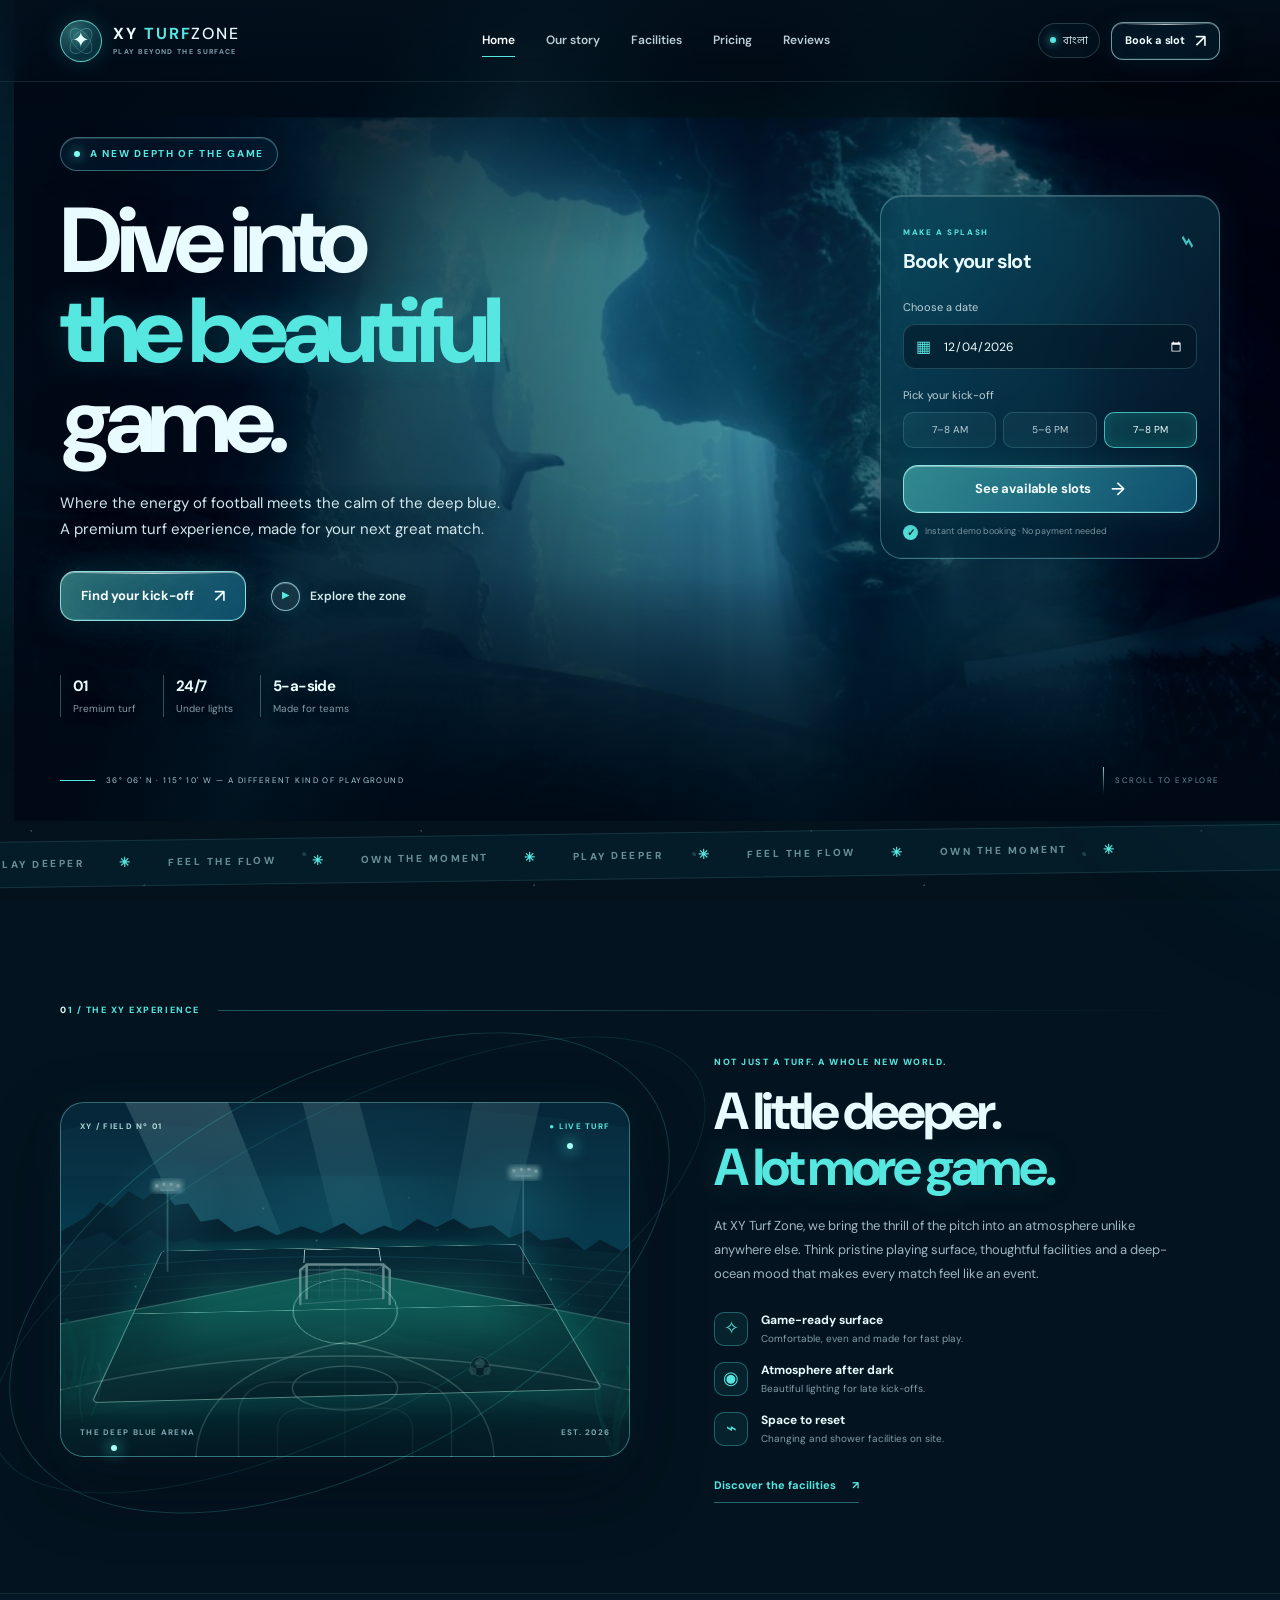
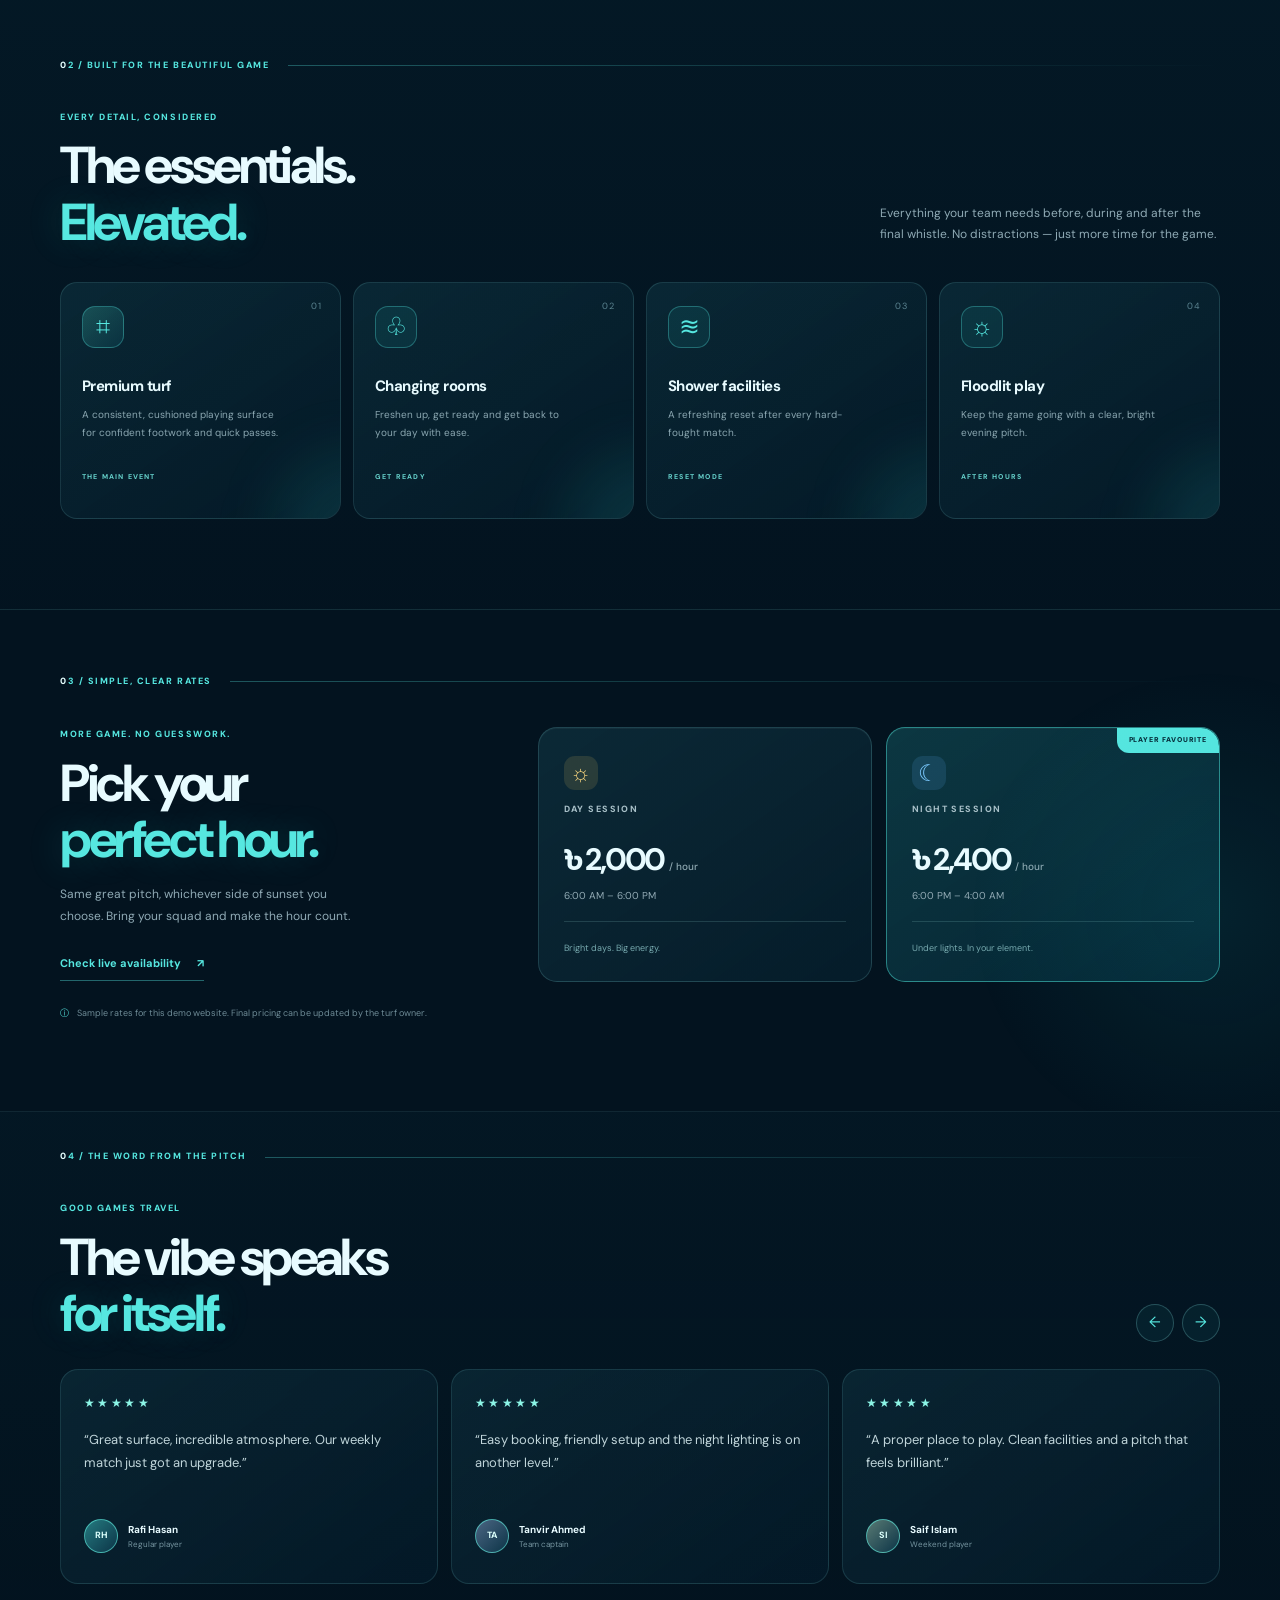
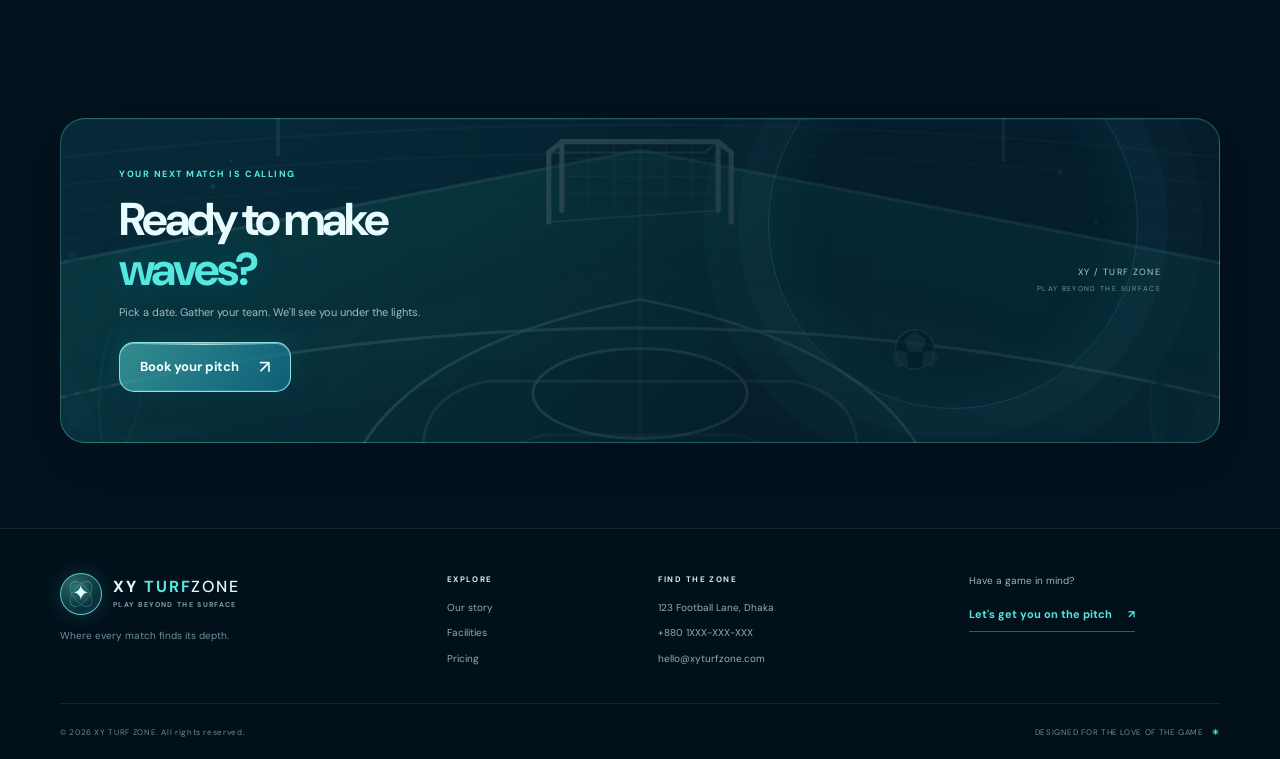
<file: index.html>
<!doctype html>
<html lang="en">
<head>
  <meta charset="utf-8">
  <meta name="viewport" content="width=device-width, initial-scale=1">
  <meta name="theme-color" content="#041b2a">
  <meta name="description" content="XY Turf Zone — an immersive underwater-inspired football turf experience. Explore facilities, rates and book your next match.">
  <title>XY TURF ZONE — Play Beyond the Surface</title>
  <link rel="preconnect" href="https://fonts.googleapis.com">
  <link rel="preconnect" href="https://fonts.gstatic.com" crossorigin>
  <link href="https://fonts.googleapis.com/css2?family=DM+Sans:wght@400;500;600;700;800&family=Hind+Siliguri:wght@400;500;600;700&display=swap" rel="stylesheet">
  <link rel="stylesheet" href="style.css">
  <script src="script.js" defer></script>
</head>
<body class="home-page">
  <div class="ambient ambient-one"></div><div class="ambient ambient-two"></div>
  <div class="water-particles" aria-hidden="true"></div>
  <header class="site-header">
    <a class="brand" href="index.html" aria-label="XY Turf Zone home">
      <span class="brand-mark"><span class="brand-ball">✦</span></span>
      <span class="brand-name">XY <b>TURF</b><i>ZONE</i><small>PLAY BEYOND THE SURFACE</small></span>
    </a>
    <button class="menu-toggle" aria-label="Open navigation" aria-expanded="false"><span></span><span></span></button>
    <nav class="main-nav" aria-label="Main navigation">
      <a class="active" href="#home" data-i18n="navHome">Home</a>
      <a href="#about" data-i18n="navAbout">Our story</a>
      <a href="#facilities" data-i18n="navFacilities">Facilities</a>
      <a href="#pricing" data-i18n="navPricing">Pricing</a>
      <a href="#reviews" data-i18n="navReviews">Reviews</a>
    </nav>
    <div class="header-actions">
      <button class="language-switch" type="button" data-language-toggle aria-label="Switch language"><span class="language-dot"></span><span data-language-label>বাংলা</span></button>
      <a class="button button-small button-glass" href="booking.html"><span data-i18n="navBook">Book a slot</span><span class="arrow">↗</span></a>
    </div>
  </header>

  <main>
    <section class="hero section-wrap" id="home">
      <div class="hero-art" aria-hidden="true"></div>
      <div class="hero-copy">
        <div class="eyebrow"><span class="eyebrow-pulse"></span><span data-i18n="heroEyebrow">A NEW DEPTH OF THE GAME</span></div>
        <h1 data-i18n="heroTitle">Dive into<br><em>the beautiful</em><br>game.</h1>
        <p class="hero-lede" data-i18n="heroText">Where the energy of football meets the calm of the deep blue. A premium turf experience, made for your next great match.</p>
        <div class="hero-actions">
          <a class="button button-primary" href="booking.html"><span data-i18n="heroCta">Find your kick-off</span><span class="button-icon">↗</span></a>
          <a class="text-link" href="#about"><span class="play-icon">▶</span><span data-i18n="heroExplore">Explore the zone</span></a>
        </div>
        <div class="hero-proof">
          <div class="proof-item"><strong>01</strong><span data-i18n="proofOne">Premium turf</span></div>
          <div class="proof-item"><strong>24/7</strong><span data-i18n="proofTwo">Under lights</span></div>
          <div class="proof-item"><strong>5-a-side</strong><span data-i18n="proofThree">Made for teams</span></div>
        </div>
      </div>
      <aside class="quick-book glass-panel">
        <div class="panel-heading"><div><span class="mini-kicker" data-i18n="quickKicker">MAKE A SPLASH</span><h2 data-i18n="quickTitle">Book your slot</h2></div><span class="panel-icon">⌁</span></div>
        <label class="field-label" for="quick-date" data-i18n="dateLabel">Choose a date</label>
        <div class="select-wrap"><span class="field-icon">▦</span><input id="quick-date" type="date" aria-label="Choose a date"></div>
        <div class="field-label time-label" data-i18n="timeLabel">Pick your kick-off</div>
        <div class="quick-times" role="group" aria-label="Popular time slots">
          <button type="button" class="time-chip" data-quick-time="07:00">7–8 AM</button>
          <button type="button" class="time-chip" data-quick-time="17:00">5–6 PM</button>
          <button type="button" class="time-chip selected" data-quick-time="19:00">7–8 PM</button>
        </div>
        <a class="button button-primary button-full" id="quick-book-link" href="booking.html"><span data-i18n="quickButton">See available slots</span><span class="button-icon">→</span></a>
        <p class="panel-note"><span class="check-mark">✓</span><span data-i18n="quickNote">Instant demo booking · No payment needed</span></p>
      </aside>
      <div class="hero-caption"><span class="caption-line"></span><span data-i18n="heroCaption">36° 06' N · 115° 10' W — A DIFFERENT KIND OF PLAYGROUND</span></div>
      <div class="scroll-cue" aria-hidden="true"><span></span>SCROLL TO EXPLORE</div>
    </section>

    <section class="marquee-strip" aria-label="Brand promise"><div class="marquee-track"><span>PLAY DEEPER</span><b>✳</b><span>FEEL THE FLOW</span><b>✳</b><span>OWN THE MOMENT</span><b>✳</b><span>PLAY DEEPER</span><b>✳</b><span>FEEL THE FLOW</span><b>✳</b><span>OWN THE MOMENT</span><b>✳</b></div></section>

    <section class="section section-wrap intro-section" id="about">
      <div class="section-kicker"><span>01 / <span data-i18n="aboutKicker">THE XY EXPERIENCE</span></span><i></i></div>
      <div class="intro-grid">
        <div class="intro-visual">
          <div class="visual-frame">
            <div class="visual-topline"><span>XY / FIELD Nº 01</span><span class="live-dot">● LIVE TURF</span></div>
            <div class="mini-pitch"><div class="pitch-midline"></div><div class="pitch-circle"></div><div class="mini-goal"></div><div class="pitch-glow"></div></div>
            <div class="visual-bottomline"><span>THE DEEP BLUE ARENA</span><span>EST. 2026</span></div>
          </div>
          <div class="orbit orbit-a"></div><div class="orbit orbit-b"></div><span class="visual-spark spark-a"></span><span class="visual-spark spark-b"></span>
        </div>
        <div class="intro-copy">
          <p class="overline" data-i18n="aboutOverline">NOT JUST A TURF. A WHOLE NEW WORLD.</p>
          <h2 data-i18n="aboutTitle">A little deeper.<br><em>A lot more game.</em></h2>
          <p data-i18n="aboutText">At XY Turf Zone, we bring the thrill of the pitch into an atmosphere unlike anywhere else. Think pristine playing surface, thoughtful facilities and a deep-ocean mood that makes every match feel like an event.</p>
          <div class="intro-points">
            <div><span class="point-icon">✧</span><p><b data-i18n="aboutPoint1Title">Game-ready surface</b><small data-i18n="aboutPoint1Text">Comfortable, even and made for fast play.</small></p></div>
            <div><span class="point-icon">◉</span><p><b data-i18n="aboutPoint2Title">Atmosphere after dark</b><small data-i18n="aboutPoint2Text">Beautiful lighting for late kick-offs.</small></p></div>
            <div><span class="point-icon">⌁</span><p><b data-i18n="aboutPoint3Title">Space to reset</b><small data-i18n="aboutPoint3Text">Changing and shower facilities on site.</small></p></div>
          </div>
          <a class="underlined-link" href="#facilities"><span data-i18n="aboutLink">Discover the facilities</span><span>↗</span></a>
        </div>
      </div>
    </section>

    <section class="section facilities-section" id="facilities">
      <div class="section-wrap">
        <div class="section-kicker"><span>02 / <span data-i18n="facilitiesKicker">BUILT FOR THE BEAUTIFUL GAME</span></span><i></i></div>
        <div class="section-heading-row"><div><p class="overline" data-i18n="facilitiesOverline">EVERY DETAIL, CONSIDERED</p><h2 data-i18n="facilitiesTitle">The essentials.<br><em>Elevated.</em></h2></div><p class="section-description" data-i18n="facilitiesText">Everything your team needs before, during and after the final whistle. No distractions — just more time for the game.</p></div>
        <div class="facility-grid">
          <article class="facility-card facility-feature"><span class="facility-number">01</span><div class="facility-symbol symbol-turf">⌗</div><h3 data-i18n="facility1Title">Premium turf</h3><p data-i18n="facility1Text">A consistent, cushioned playing surface for confident footwork and quick passes.</p><span class="facility-tag" data-i18n="facility1Tag">THE MAIN EVENT</span></article>
          <article class="facility-card"><span class="facility-number">02</span><div class="facility-symbol">♧</div><h3 data-i18n="facility2Title">Changing rooms</h3><p data-i18n="facility2Text">Freshen up, get ready and get back to your day with ease.</p><span class="facility-tag" data-i18n="facility2Tag">GET READY</span></article>
          <article class="facility-card"><span class="facility-number">03</span><div class="facility-symbol">≋</div><h3 data-i18n="facility3Title">Shower facilities</h3><p data-i18n="facility3Text">A refreshing reset after every hard-fought match.</p><span class="facility-tag" data-i18n="facility3Tag">RESET MODE</span></article>
          <article class="facility-card"><span class="facility-number">04</span><div class="facility-symbol">☼</div><h3 data-i18n="facility4Title">Floodlit play</h3><p data-i18n="facility4Text">Keep the game going with a clear, bright evening pitch.</p><span class="facility-tag" data-i18n="facility4Tag">AFTER HOURS</span></article>
        </div>
      </div>
    </section>

    <section class="section pricing-section" id="pricing">
      <div class="section-wrap pricing-wrap">
        <div class="section-kicker"><span>03 / <span data-i18n="pricingKicker">SIMPLE, CLEAR RATES</span></span><i></i></div>
        <div class="pricing-layout"><div class="pricing-intro"><p class="overline" data-i18n="pricingOverline">MORE GAME. NO GUESSWORK.</p><h2 data-i18n="pricingTitle">Pick your<br><em>perfect hour.</em></h2><p data-i18n="pricingText">Same great pitch, whichever side of sunset you choose. Bring your squad and make the hour count.</p><a class="underlined-link" href="booking.html"><span data-i18n="pricingLink">Check live availability</span><span>↗</span></a></div>
          <div class="price-cards">
            <article class="price-card"><div class="price-card-top"><span class="sun-icon">☼</span><span class="price-label" data-i18n="dayLabel">DAY SESSION</span></div><h3>৳ 2,000 <small>/ <span data-i18n="hour">hour</span></small></h3><p data-i18n="dayHours">6:00 AM – 6:00 PM</p><div class="price-rule"></div><span class="price-meta" data-i18n="dayMeta">Bright days. Big energy.</span></article>
            <article class="price-card price-card-featured"><div class="popular-badge" data-i18n="popular">PLAYER FAVOURITE</div><div class="price-card-top"><span class="moon-icon">☾</span><span class="price-label" data-i18n="nightLabel">NIGHT SESSION</span></div><h3>৳ 2,400 <small>/ <span data-i18n="hour">hour</span></small></h3><p data-i18n="nightHours">6:00 PM – 4:00 AM</p><div class="price-rule"></div><span class="price-meta" data-i18n="nightMeta">Under lights. In your element.</span></article>
          </div>
        </div>
        <p class="pricing-footnote"><span>ⓘ</span><span data-i18n="pricingNote">Sample rates for this demo website. Final pricing can be updated by the turf owner.</span></p>
      </div>
    </section>

    <section class="section review-section" id="reviews">
      <div class="section-wrap">
        <div class="section-kicker"><span>04 / <span data-i18n="reviewsKicker">THE WORD FROM THE PITCH</span></span><i></i></div>
        <div class="review-heading"><div><p class="overline" data-i18n="reviewsOverline">GOOD GAMES TRAVEL</p><h2 data-i18n="reviewsTitle">The vibe speaks<br><em>for itself.</em></h2></div><div class="review-controls"><button class="review-arrow" type="button" data-review-prev aria-label="Previous review">←</button><button class="review-arrow" type="button" data-review-next aria-label="Next review">→</button></div></div>
        <div class="review-viewport"><div class="review-track" data-review-track>
          <article class="review-card"><div class="review-stars">★★★★★</div><blockquote data-i18n="review1">“Great surface, incredible atmosphere. Our weekly match just got an upgrade.”</blockquote><div class="review-person"><span class="review-avatar">RH</span><span><b>Rafi Hasan</b><small data-i18n="reviewRole">Regular player</small></span></div></article>
          <article class="review-card"><div class="review-stars">★★★★★</div><blockquote data-i18n="review2">“Easy booking, friendly setup and the night lighting is on another level.”</blockquote><div class="review-person"><span class="review-avatar avatar-two">TA</span><span><b>Tanvir Ahmed</b><small data-i18n="reviewRole">Team captain</small></span></div></article>
          <article class="review-card"><div class="review-stars">★★★★★</div><blockquote data-i18n="review3">“A proper place to play. Clean facilities and a pitch that feels brilliant.”</blockquote><div class="review-person"><span class="review-avatar avatar-three">SI</span><span><b>Saif Islam</b><small data-i18n="reviewRole">Weekend player</small></span></div></article>
        </div></div>
        <div class="review-dots" aria-label="Review slider pagination"><button class="active" data-review-dot="0" aria-label="Show review 1"></button><button data-review-dot="1" aria-label="Show review 2"></button><button data-review-dot="2" aria-label="Show review 3"></button></div>
      </div>
    </section>

    <section class="final-cta section-wrap">
      <div class="cta-orb" aria-hidden="true"></div><div class="cta-content"><p class="overline" data-i18n="ctaOverline">YOUR NEXT MATCH IS CALLING</p><h2 data-i18n="ctaTitle">Ready to make<br><em>waves?</em></h2><p data-i18n="ctaText">Pick a date. Gather your team. We'll see you under the lights.</p><a class="button button-primary" href="booking.html"><span data-i18n="ctaButton">Book your pitch</span><span class="button-icon">↗</span></a></div><div class="cta-coordinate">XY / TURF ZONE<br><span>PLAY BEYOND THE SURFACE</span></div>
    </section>
  </main>

  <footer class="site-footer"><div class="section-wrap footer-main"><div class="footer-brand"><a class="brand" href="#home"><span class="brand-mark"><span class="brand-ball">✦</span></span><span class="brand-name">XY <b>TURF</b><i>ZONE</i><small>PLAY BEYOND THE SURFACE</small></span></a><p data-i18n="footerTagline">Where every match finds its depth.</p></div><div class="footer-col"><b data-i18n="footerExplore">EXPLORE</b><a href="#about" data-i18n="navAbout">Our story</a><a href="#facilities" data-i18n="navFacilities">Facilities</a><a href="#pricing" data-i18n="navPricing">Pricing</a></div><div class="footer-col"><b data-i18n="footerVisit">FIND THE ZONE</b><span>123 Football Lane, Dhaka</span><span>+880 1XXX-XXX-XXX</span><span>hello@xyturfzone.com</span></div><div class="footer-book"><p data-i18n="footerReady">Have a game in mind?</p><a class="underlined-link" href="booking.html"><span data-i18n="footerBook">Let's get you on the pitch</span><span>↗</span></a></div></div><div class="section-wrap footer-bottom"><span>© 2026 XY TURF ZONE. <span data-i18n="copyright">All rights reserved.</span></span><span>DESIGNED FOR THE LOVE OF THE GAME <b>✳</b></span></div></footer>
</body>
</html>
</file>
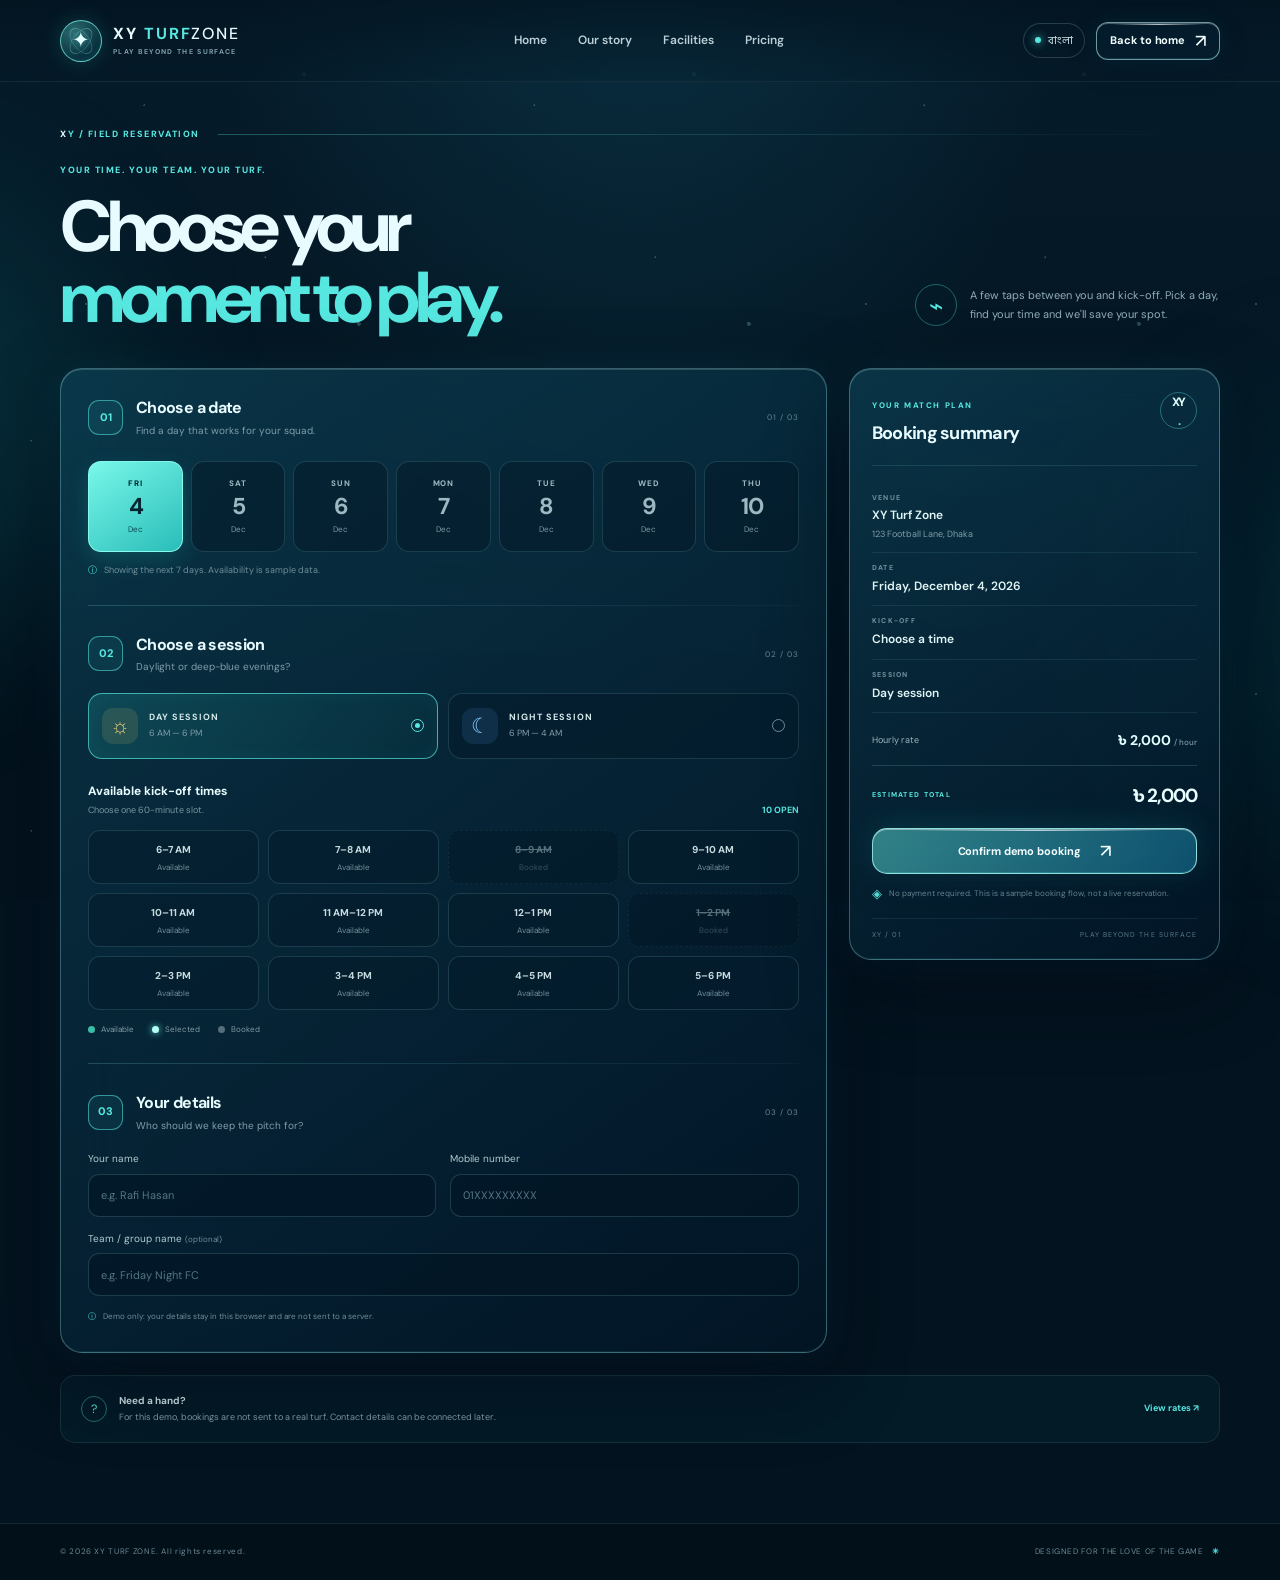
<file: booking.html>
<!doctype html>
<html lang="en">
<head>
  <meta charset="utf-8">
  <meta name="viewport" content="width=device-width, initial-scale=1">
  <meta name="theme-color" content="#041b2a">
  <meta name="description" content="Choose a date and time for your next match at XY Turf Zone.">
  <title>Book a Slot — XY TURF ZONE</title>
  <link rel="preconnect" href="https://fonts.googleapis.com"><link rel="preconnect" href="https://fonts.gstatic.com" crossorigin>
  <link href="https://fonts.googleapis.com/css2?family=DM+Sans:wght@400;500;600;700;800&family=Hind+Siliguri:wght@400;500;600;700&display=swap" rel="stylesheet">
  <link rel="stylesheet" href="style.css"><script src="script.js" defer></script>
</head>
<body class="booking-page">
  <div class="ambient ambient-one"></div><div class="ambient ambient-two"></div><div class="water-particles" aria-hidden="true"></div>
  <header class="site-header">
    <a class="brand" href="index.html" aria-label="XY Turf Zone home"><span class="brand-mark"><span class="brand-ball">✦</span></span><span class="brand-name">XY <b>TURF</b><i>ZONE</i><small>PLAY BEYOND THE SURFACE</small></span></a>
    <button class="menu-toggle" aria-label="Open navigation" aria-expanded="false"><span></span><span></span></button>
    <nav class="main-nav" aria-label="Main navigation"><a href="index.html" data-i18n="navHome">Home</a><a href="index.html#about" data-i18n="navAbout">Our story</a><a href="index.html#facilities" data-i18n="navFacilities">Facilities</a><a href="index.html#pricing" data-i18n="navPricing">Pricing</a></nav>
    <div class="header-actions"><button class="language-switch" type="button" data-language-toggle aria-label="Switch language"><span class="language-dot"></span><span data-language-label>বাংলা</span></button><a class="button button-small button-glass" href="index.html"><span data-i18n="backHome">Back to home</span><span class="arrow">↗</span></a></div>
  </header>

  <main class="booking-main section-wrap">
    <div class="booking-hero"><div class="section-kicker"><span>XY / <span data-i18n="bookingKicker">FIELD RESERVATION</span></span><i></i></div><div class="booking-title-row"><div><p class="overline" data-i18n="bookingOverline">YOUR TIME. YOUR TEAM. YOUR TURF.</p><h1 data-i18n="bookingTitle">Choose your<br><em>moment to play.</em></h1></div><div class="booking-hero-note"><span class="note-orbit">⌁</span><p data-i18n="bookingSub">A few taps between you and kick-off. Pick a day, find your time and we'll save your spot.</p></div></div></div>

    <div class="booking-layout">
      <section class="booking-picker glass-panel" aria-label="Choose your date and time">
        <div class="step-heading"><span class="step-number">01</span><div><h2 data-i18n="stepDate">Choose a date</h2><p data-i18n="stepDateSub">Find a day that works for your squad.</p></div><span class="step-complete">01 / 03</span></div>
        <div class="date-strip" data-date-strip aria-label="Available dates"></div>
        <div class="calendar-note"><span>ⓘ</span><span data-i18n="dateNote">Showing the next 7 days. Availability is sample data.</span></div>
        <div class="booking-divider"></div>
        <div class="step-heading step-heading-time"><span class="step-number">02</span><div><h2 data-i18n="stepTime">Choose a session</h2><p data-i18n="stepTimeSub">Daylight or deep-blue evenings?</p></div><span class="step-complete">02 / 03</span></div>
        <div class="session-switch" role="group" aria-label="Choose day or night session"><button class="session-option active" type="button" data-session="day"><span class="session-symbol">☼</span><span><b data-i18n="dayLabel">DAY SESSION</b><small>6 AM — 6 PM</small></span><span class="session-radio"></span></button><button class="session-option" type="button" data-session="night"><span class="session-symbol moon-session">☾</span><span><b data-i18n="nightLabel">NIGHT SESSION</b><small>6 PM — 4 AM</small></span><span class="session-radio"></span></button></div>
        <div class="slot-header"><div><h3 data-i18n="slotHeading">Available kick-off times</h3><p data-i18n="slotSub">Choose one 60-minute slot.</p></div><span class="slot-count" data-slot-count>—</span></div>
        <div class="slot-grid" data-slot-grid></div>
        <div class="slot-legend"><span><i class="legend-dot available"></i><span data-i18n="legendAvailable">Available</span></span><span><i class="legend-dot selected"></i><span data-i18n="legendSelected">Selected</span></span><span><i class="legend-dot booked"></i><span data-i18n="legendBooked">Booked</span></span></div>
        <div class="booking-divider"></div>
        <div class="step-heading step-heading-details"><span class="step-number">03</span><div><h2 data-i18n="stepDetails">Your details</h2><p data-i18n="stepDetailsSub">Who should we keep the pitch for?</p></div><span class="step-complete">03 / 03</span></div>
        <form class="guest-form" data-booking-form novalidate>
          <label><span data-i18n="nameLabel">Your name</span><input name="name" type="text" placeholder="e.g. Rafi Hasan" required autocomplete="name"></label>
          <label><span data-i18n="phoneLabel">Mobile number</span><input name="phone" type="tel" placeholder="01XXXXXXXXX" required inputmode="tel" autocomplete="tel"></label>
          <label class="full-field"><span data-i18n="teamLabel">Team / group name <small>(optional)</small></span><input name="team" type="text" placeholder="e.g. Friday Night FC"></label>
          <p class="form-hint full-field"><span>ⓘ</span><span data-i18n="formHint">Demo only: your details stay in this browser and are not sent to a server.</span></p>
          <button class="button button-primary button-full mobile-submit" type="submit"><span data-i18n="confirmButton">Confirm demo booking</span><span class="button-icon">↗</span></button>
        </form>
      </section>

      <aside class="booking-summary glass-panel">
        <div class="summary-heading"><div><span class="mini-kicker" data-i18n="summaryKicker">YOUR MATCH PLAN</span><h2 data-i18n="summaryTitle">Booking summary</h2></div><span class="summary-mark">XY<span>.</span></span></div>
        <div class="summary-field"><span data-i18n="summaryVenue">VENUE</span><b>XY Turf Zone</b><small data-i18n="summaryAddress">123 Football Lane, Dhaka</small></div>
        <div class="summary-field"><span data-i18n="summaryDate">DATE</span><b data-summary-date>Choose a date</b></div>
        <div class="summary-field"><span data-i18n="summaryTime">KICK-OFF</span><b data-summary-time>Choose a time</b></div>
        <div class="summary-field"><span data-i18n="summarySession">SESSION</span><b data-summary-session>Day session</b></div>
        <div class="summary-price"><span data-i18n="summaryRate">Hourly rate</span><b data-summary-price>৳ 2,000 <small>/ hour</small></b></div>
        <div class="summary-total"><span data-i18n="estimatedTotal">ESTIMATED TOTAL</span><b data-summary-total>৳ 2,000</b></div>
        <button class="button button-primary button-full summary-submit" type="button" data-summary-submit><span data-i18n="confirmButton">Confirm demo booking</span><span class="button-icon">↗</span></button>
        <p class="summary-foot"><span class="shield-icon">◈</span><span data-i18n="summaryNote">No payment required. This is a sample booking flow, not a live reservation.</span></p>
        <div class="summary-bottom"><span>XY / 01</span><span>PLAY BEYOND THE SURFACE</span></div>
      </aside>
    </div>
    <div class="booking-help"><span class="help-icon">?</span><p><b data-i18n="helpTitle">Need a hand?</b><span data-i18n="helpText">For this demo, bookings are not sent to a real turf. Contact details can be connected later.</span></p><a href="index.html#pricing" data-i18n="helpLink">View rates ↗</a></div>
  </main>

  <footer class="site-footer booking-footer"><div class="section-wrap footer-bottom"><span>© 2026 XY TURF ZONE. <span data-i18n="copyright">All rights reserved.</span></span><span>DESIGNED FOR THE LOVE OF THE GAME <b>✳</b></span></div></footer>
  <div class="toast" role="status" aria-live="polite" data-toast><span class="toast-icon">✓</span><span data-toast-message>Demo booking confirmed.</span><button type="button" data-toast-close aria-label="Dismiss">×</button></div>
  <div class="confirmation-modal" data-confirmation-modal aria-hidden="true"><div class="confirmation-card glass-panel" role="dialog" aria-modal="true" aria-labelledby="confirmation-title"><button class="modal-close" type="button" data-modal-close aria-label="Close">×</button><span class="confirmation-check">✓</span><p class="mini-kicker" data-i18n="modalKicker">YOU'RE ON THE LIST</p><h2 id="confirmation-title" data-i18n="modalTitle">Match plan<br><em>locked in.</em></h2><p data-i18n="modalText">This is a demo confirmation. No real reservation has been created.</p><div class="modal-booking-info" data-modal-info></div><button class="button button-primary button-full" type="button" data-modal-close><span data-i18n="modalDone">Back to the zone</span><span class="button-icon">↗</span></button></div></div>
</body>
</html>
</file>
<file: style.css>
:root {
  --ink: #e8fbff;
  --muted: #a1bac5;
  --dim: #6e8996;
  --ocean-950: #03131f;
  --ocean-900: #041b2a;
  --ocean-850: #062638;
  --ocean-800: #093449;
  --cyan: #56e7e0;
  --cyan-bright: #83fff0;
  --aqua: #20cbbd;
  --line: rgba(135, 232, 235, .19);
  --glass: rgba(8, 39, 55, .63);
  --glass-strong: rgba(7, 30, 45, .84);
  --shadow: 0 24px 80px rgba(0, 8, 19, .38);
  --font: "DM Sans", "Hind Siliguri", sans-serif;
  --bangla: "Hind Siliguri", "DM Sans", sans-serif;
}
* { box-sizing: border-box; }
html { scroll-behavior: smooth; scroll-padding-top: 96px; }
body { margin: 0; color: var(--ink); background: var(--ocean-950); font-family: var(--font); font-size: 15px; line-height: 1.55; overflow-x: hidden; }
body.lang-bn { font-family: var(--bangla); }
body::before { content: ""; position: fixed; inset: 0; z-index: -4; pointer-events: none; background: radial-gradient(ellipse at 50% -10%, rgba(20, 116, 144, .22), transparent 47%), linear-gradient(180deg, #061c2b, #03121d 75%); }
::selection { background: rgba(86, 231, 224, .35); color: white; }
a { color: inherit; text-decoration: none; }
button, input { font: inherit; }
button { color: inherit; }
.ambient { position: fixed; width: 440px; height: 440px; border-radius: 50%; pointer-events: none; z-index: -2; filter: blur(95px); opacity: .12; }
.ambient-one { top: 22%; left: -330px; background: #16d4da; }
.ambient-two { right: -320px; bottom: 5%; background: #0a9bb2; }
.water-particles { position: fixed; inset: 0; z-index: -1; opacity: .21; pointer-events: none; background-image: radial-gradient(1px 1px at 8% 13%, #b5ffff 99%, transparent), radial-gradient(1px 1px at 37% 27%, #b5ffff 99%, transparent), radial-gradient(2px 2px at 78% 19%, #b5ffff 99%, transparent), radial-gradient(1px 1px at 68% 66%, #b5ffff 99%, transparent), radial-gradient(1px 1px at 22% 78%, #b5ffff 99%, transparent), radial-gradient(2px 2px at 92% 83%, #b5ffff 99%, transparent); background-size: 390px 390px; }
.section-wrap { width: min(1160px, calc(100% - 48px)); margin-inline: auto; }
.site-header { height: 82px; padding: 0 max(24px, calc((100vw - 1160px) / 2)); display: flex; align-items: center; justify-content: space-between; position: absolute; z-index: 30; inset: 0 0 auto; border-bottom: 1px solid rgba(158, 237, 238, .1); background: linear-gradient(180deg, rgba(3, 18, 30, .7), rgba(3, 18, 30, .12)); backdrop-filter: blur(12px); -webkit-backdrop-filter: blur(12px); }
.brand { display: inline-flex; align-items: center; gap: 11px; flex: 0 0 auto; }
.brand-mark { width: 42px; height: 42px; display: grid; place-items: center; position: relative; border-radius: 50%; border: 1px solid rgba(125, 255, 238, .74); background: radial-gradient(circle at 33% 28%, rgba(119, 255, 250, .34), rgba(5, 46, 62, .7) 65%); box-shadow: 0 0 22px rgba(43, 210, 203, .2), inset 0 0 15px rgba(107, 242, 226, .16); }
.brand-mark::before, .brand-mark::after { content: ""; position: absolute; inset: 5px; border: 1px solid rgba(157, 253, 244, .3); border-radius: 50%; transform: rotate(38deg) scaleX(.55); }
.brand-mark::after { transform: rotate(-38deg) scaleX(.55); }
.brand-ball { font-size: 21px; color: #e5ffff; line-height: 1; text-shadow: 0 0 12px rgba(111, 255, 239, .8); }
.brand-name { font-size: 16px; font-weight: 800; letter-spacing: .12em; line-height: 1.05; white-space: nowrap; }
.brand-name b { color: var(--cyan); }
.brand-name i { color: #e6fbff; font-style: normal; font-weight: 500; }
.brand-name small { display: block; color: #81a1ad; font-size: 7px; letter-spacing: .19em; font-weight: 700; margin-top: 5px; }
.main-nav { display: flex; align-items: center; gap: 31px; margin-left: 34px; }
.main-nav a { position: relative; color: #bed0d7; font-size: 12px; font-weight: 600; transition: color .25s ease; padding: 10px 0; }
.main-nav a::after { content: ""; position: absolute; height: 1px; left: 0; right: 100%; bottom: 3px; background: var(--cyan); transition: right .25s ease; }
.main-nav a:hover, .main-nav a.active { color: white; }
.main-nav a:hover::after, .main-nav a.active::after { right: 0; }
.header-actions { display: flex; align-items: center; gap: 11px; }
.language-switch { cursor: pointer; display: inline-flex; align-items: center; gap: 7px; border: 1px solid rgba(180, 240, 241, .18); border-radius: 999px; background: rgba(4, 25, 39, .5); color: #d0e5e9; padding: 8px 11px; font-size: 11px; transition: .25s ease; }
.language-switch:hover { border-color: rgba(86, 231, 224, .6); background: rgba(23, 95, 111, .3); }
.language-dot { width: 6px; height: 6px; border-radius: 50%; background: var(--cyan); box-shadow: 0 0 9px var(--cyan); }
.button { display: inline-flex; align-items: center; justify-content: center; gap: 20px; min-height: 50px; border-radius: 15px; padding: 0 20px; font-size: 13px; line-height: 1.2; font-weight: 700; letter-spacing: -.01em; border: 1px solid rgba(180, 255, 249, .55); background: linear-gradient(135deg, rgba(80, 235, 221, .25), rgba(13, 100, 121, .32)); color: #f3ffff; backdrop-filter: blur(16px); -webkit-backdrop-filter: blur(16px); box-shadow: inset 0 1px 0 rgba(255,255,255,.2), 0 8px 28px rgba(5, 164, 164, .12); transition: transform .25s ease, box-shadow .25s ease, border-color .25s ease, background .25s ease; cursor: pointer; }
.button:hover { transform: translateY(-3px); border-color: rgba(172, 255, 248, .9); box-shadow: inset 0 1px 0 rgba(255,255,255,.28), 0 15px 32px rgba(5, 181, 180, .2); background: linear-gradient(135deg, rgba(89, 244, 222, .36), rgba(19, 124, 141, .44)); }
.button:active { transform: translateY(-1px); }
.button-primary { background: linear-gradient(120deg, rgba(54, 218, 198, .88), rgba(31, 145, 164, .87)); border-color: rgba(149, 255, 243, .75); color: #032332; box-shadow: 0 10px 30px rgba(13, 184, 172, .2), inset 0 1px 0 rgba(255,255,255,.6); }
.button-primary:hover { color: #001c2a; background: linear-gradient(120deg, #76fff0, #26bdc6); box-shadow: 0 15px 34px rgba(13, 209, 194, .32), inset 0 1px 0 #fff; }
.button-small { min-height: 38px; border-radius: 12px; padding: 0 13px; font-size: 11px; gap: 10px; }
.button-glass { background: rgba(27, 91, 107, .21); }
.arrow, .button-icon { font-size: 18px; font-weight: 500; line-height: 1; }
.button-full { width: 100%; min-height: 48px; }
.menu-toggle { display: none; }

.hero { min-height: 740px; position: relative; display: flex; align-items: center; padding-top: 118px; padding-bottom: 96px; isolation: isolate; }
.hero-art { position: absolute; z-index: -1; inset: 0 calc((1160px - 100vw) / 2) 0 -4%; background-image: linear-gradient(90deg, #041a29 0%, rgba(4, 26, 41, .94) 17%, rgba(4, 26, 41, .68) 42%, rgba(4, 26, 41, .11) 80%), linear-gradient(0deg, #041a29 1%, transparent 36%, rgba(4, 20, 34, .16)), url("assets/ocean-turf.svg"); background-repeat: no-repeat; background-position: center, center, center bottom; background-size: cover; opacity: .92; }
.hero::before { content: ""; position: absolute; z-index: -1; top: 80px; left: 4%; width: 340px; height: 340px; border-radius: 50%; background: rgba(9, 168, 183, .1); filter: blur(80px); }
.hero-copy { width: min(520px, 54%); padding-top: 5px; position: relative; z-index: 2; }
.eyebrow, .overline, .section-kicker, .mini-kicker { color: var(--cyan); font-size: 10px; letter-spacing: .17em; font-weight: 800; }
.eyebrow { display: inline-flex; align-items: center; gap: 10px; border: 1px solid rgba(86, 231, 224, .25); border-radius: 999px; background: rgba(11, 66, 83, .45); padding: 8px 13px; margin-bottom: 25px; }
.eyebrow-pulse { width: 6px; height: 6px; border-radius: 50%; background: var(--cyan-bright); box-shadow: 0 0 12px var(--cyan); }
h1, h2, h3, p { margin-top: 0; }
.hero h1 { margin: 0; font-size: clamp(58px, 7.2vw, 94px); line-height: .98; letter-spacing: -.075em; font-weight: 800; text-wrap: balance; }
.hero h1 em, h2 em { font-style: normal; color: var(--cyan); text-shadow: 0 0 36px rgba(38, 207, 204, .2); }
.hero-lede { max-width: 440px; margin: 25px 0 28px; color: #b4cbd1; font-size: 15px; line-height: 1.72; }
.hero-actions { display: flex; align-items: center; gap: 25px; }
.text-link { display: inline-flex; align-items: center; gap: 10px; color: #d6ecee; font-size: 12px; font-weight: 600; transition: color .2s; }
.text-link:hover { color: var(--cyan); }
.play-icon { width: 29px; height: 29px; display: grid; place-items: center; border: 1px solid rgba(176, 247, 244, .48); border-radius: 50%; font-size: 9px; color: var(--cyan); background: rgba(255,255,255,.06); }
.hero-proof { display: flex; gap: 27px; margin-top: 54px; }
.proof-item { display: flex; flex-direction: column; gap: 3px; border-left: 1px solid rgba(139, 228, 226, .34); padding-left: 12px; }
.proof-item strong { color: #eaffff; font-size: 15px; letter-spacing: -.04em; }
.proof-item span { color: #829da7; font-size: 10px; }
.quick-book { position: absolute; z-index: 4; right: 0; top: 190px; width: 340px; padding: 23px 22px 18px; }
.glass-panel { border: 1px solid rgba(142, 237, 233, .23); border-radius: 22px; background: linear-gradient(145deg, rgba(11, 48, 64, .78), rgba(4, 24, 38, .8)); box-shadow: var(--shadow), inset 0 1px 0 rgba(229, 255, 255, .08); backdrop-filter: blur(22px); -webkit-backdrop-filter: blur(22px); }
.panel-heading, .summary-heading { display: flex; justify-content: space-between; align-items: flex-start; margin-bottom: 22px; }
.mini-kicker { font-size: 8px; letter-spacing: .2em; }
.panel-heading h2, .summary-heading h2 { font-size: 20px; letter-spacing: -.04em; margin: 4px 0 0; }
.panel-icon { font-size: 28px; color: var(--cyan); transform: rotate(30deg); opacity: .8; }
.field-label { display: block; color: #bed1d7; font-size: 11px; margin-bottom: 8px; }
.select-wrap { position: relative; }
.field-icon { position: absolute; left: 13px; top: 50%; transform: translateY(-50%); color: var(--cyan); font-size: 16px; pointer-events: none; }
.select-wrap input { width: 100%; height: 45px; color: #efffff; border: 1px solid rgba(146, 224, 224, .2); border-radius: 12px; outline: none; padding: 0 12px 0 39px; background: rgba(2, 22, 35, .56); color-scheme: dark; font-size: 12px; }
.select-wrap input:focus, .guest-form input:focus { border-color: rgba(86, 231, 224, .8); box-shadow: 0 0 0 3px rgba(86, 231, 224, .1); }
.time-label { margin-top: 18px; }
.quick-times { display: grid; grid-template-columns: repeat(3, 1fr); gap: 7px; margin: 0 0 17px; }
.time-chip { padding: 9px 4px; border: 1px solid rgba(155, 224, 228, .17); border-radius: 10px; background: rgba(115, 191, 196, .07); color: #bdd2d9; font-size: 10px; cursor: pointer; transition: .2s ease; }
.time-chip:hover, .time-chip.selected { color: #edffff; border-color: rgba(86, 231, 224, .72); background: rgba(38, 192, 181, .2); box-shadow: inset 0 0 14px rgba(68, 218, 211, .12); }
.panel-note { display: flex; gap: 7px; align-items: center; margin: 12px 0 0; color: #8ba5ae; font-size: 9px; }
.check-mark { display: inline-grid; place-items: center; width: 15px; height: 15px; color: #082b36; background: var(--cyan); border-radius: 50%; font-size: 10px; font-weight: 800; }
.hero-caption { position: absolute; bottom: 34px; left: 0; display: flex; align-items: center; gap: 11px; color: #6d929e; font-size: 8px; letter-spacing: .18em; }
.caption-line { height: 1px; width: 35px; background: var(--cyan); }
.scroll-cue { position: absolute; right: 0; bottom: 27px; display: flex; align-items: center; gap: 11px; color: #6a8b97; font-size: 8px; letter-spacing: .19em; writing-mode: horizontal-tb; }
.scroll-cue span { height: 27px; width: 1px; background: linear-gradient(var(--cyan), transparent); }
.marquee-strip { overflow: hidden; border-block: 1px solid rgba(131, 221, 225, .13); background: rgba(10, 47, 62, .34); transform: rotate(-.8deg) scale(1.01); margin: 12px 0 60px; }
.marquee-track { min-width: max-content; display: flex; align-items: center; gap: 35px; padding: 12px 0; color: rgba(187, 240, 237, .55); font-size: 10px; font-weight: 800; letter-spacing: .24em; }
.marquee-track b { color: var(--cyan); font-size: 13px; }
.section { padding: 65px 0 90px; }
.section-kicker { display: flex; align-items: center; gap: 18px; margin-bottom: 38px; font-size: 9px; }
.section-kicker > span { white-space: nowrap; }
.section-kicker i { width: 100%; height: 1px; background: linear-gradient(90deg, rgba(86, 231, 224, .32), transparent); }
.section-kicker > span:first-letter { color: #e7ffff; }
.intro-grid { display: grid; grid-template-columns: 1.06fr .94fr; align-items: center; gap: 84px; }
.intro-visual { position: relative; min-height: 400px; display: grid; place-items: center; }
.visual-frame { position: relative; width: 100%; height: 355px; overflow: hidden; border: 1px solid rgba(134, 238, 230, .37); border-radius: 24px; background: linear-gradient(180deg, rgba(8, 63, 77, .3), rgba(2, 20, 32, .34)), url("assets/ocean-turf.svg") center 70% / cover; box-shadow: 0 28px 70px rgba(0, 9, 19, .38), 0 0 45px rgba(19, 168, 169, .09); }
.visual-frame::after { content: ""; position: absolute; inset: 0; background: linear-gradient(180deg, rgba(4, 19, 31, .1), transparent 35%, rgba(3, 21, 31, .65)); }
.visual-topline, .visual-bottomline { position: absolute; z-index: 2; left: 19px; right: 19px; display: flex; justify-content: space-between; color: rgba(219, 255, 250, .8); font-size: 8px; letter-spacing: .16em; font-weight: 700; }
.visual-topline { top: 17px; }.visual-bottomline { bottom: 17px; color: #80aab2; }
.live-dot { color: var(--cyan); }
.mini-pitch { position: absolute; inset: 26% 13% 9%; border: 1px solid rgba(184, 255, 235, .45); transform: perspective(500px) rotateX(51deg) rotateZ(-2deg); border-radius: 5px; z-index: 1; box-shadow: 0 0 45px rgba(18, 226, 197, .24); }
.pitch-midline { position: absolute; left: 0; right: 0; top: 50%; border-top: 1px solid rgba(192, 255, 238, .44); }
.pitch-circle { position: absolute; width: 25%; aspect-ratio: 1; border: 1px solid rgba(192, 255, 238, .52); border-radius: 50%; top: 50%; left: 50%; transform: translate(-50%,-50%); }
.mini-goal { position: absolute; width: 21%; height: 12%; border: 1px solid rgba(217, 255, 248, .75); top: 1%; left: 39.5%; border-bottom: 0; }
.pitch-glow { position: absolute; inset: 25% 10%; background: rgba(48, 239, 201, .13); filter: blur(23px); }
.orbit { position: absolute; border: 1px solid rgba(88, 244, 232, .18); border-radius: 50%; transform: rotate(-28deg); pointer-events: none; }
.orbit-a { inset: 0 -12% 3% -14%; }.orbit-b { inset: 9% -20% 16% -19%; border-color: rgba(88, 244, 232, .1); }
.visual-spark { width: 6px; height: 6px; border-radius: 50%; background: #a9fff5; box-shadow: 0 0 14px 4px rgba(80, 244, 227, .35); position: absolute; }
.spark-a { top: 16%; right: 10%; }.spark-b { bottom: 7%; left: 9%; }
.intro-copy { max-width: 470px; }
.overline { margin-bottom: 13px; font-size: 9px; }
.intro-copy h2, .section-heading-row h2, .pricing-intro h2, .review-heading h2, .cta-content h2 { margin: 0 0 19px; font-size: clamp(35px, 4.2vw, 52px); line-height: 1.08; letter-spacing: -.065em; }
.intro-copy > p:not(.overline) { color: #9db7c2; font-size: 13px; line-height: 1.85; }
.intro-points { display: grid; gap: 15px; margin: 25px 0 26px; }
.intro-points > div { display: flex; align-items: center; gap: 13px; }
.point-icon { display: grid; place-items: center; width: 34px; height: 34px; flex: 0 0 auto; border: 1px solid rgba(86, 231, 224, .33); border-radius: 10px; color: var(--cyan); background: rgba(43, 174, 179, .1); font-size: 18px; }
.intro-points p { display: flex; flex-direction: column; gap: 1px; margin: 0; }
.intro-points b { font-size: 12px; }.intro-points small { color: #809da8; font-size: 10px; }
.underlined-link { display: inline-flex; align-items: center; gap: 16px; color: var(--cyan); border-bottom: 1px solid rgba(86, 231, 224, .4); padding-bottom: 8px; font-size: 11px; font-weight: 700; transition: gap .2s ease, color .2s; }
.underlined-link:hover { gap: 23px; color: #b4fff5; }
.facilities-section { background: linear-gradient(180deg, rgba(9, 51, 67, .18), rgba(4, 23, 36, .18)); border-block: 1px solid rgba(143, 230, 226, .1); }
.section-heading-row { display: flex; justify-content: space-between; align-items: flex-end; gap: 30px; margin-bottom: 32px; }
.section-heading-row h2 { margin-bottom: 0; }
.section-description { max-width: 340px; color: #8faab5; font-size: 12px; line-height: 1.8; margin: 0 0 4px; }
.facility-grid { display: grid; grid-template-columns: repeat(4, 1fr); gap: 12px; }
.facility-card { position: relative; min-height: 237px; padding: 23px 21px 18px; border: 1px solid rgba(134, 220, 222, .15); border-radius: 17px; background: linear-gradient(145deg, rgba(27, 82, 96, .3), rgba(4, 28, 43, .64)); overflow: hidden; transition: transform .28s ease, border-color .28s ease, background .28s ease; }
.facility-card::after { content: ""; position: absolute; width: 160px; height: 160px; border-radius: 50%; right: -95px; bottom: -95px; background: rgba(58, 219, 211, .12); filter: blur(30px); transition: .3s; }
.facility-card:hover { transform: translateY(-6px); border-color: rgba(86, 231, 224, .55); background: linear-gradient(145deg, rgba(34, 112, 123, .35), rgba(5, 37, 51, .8)); }
.facility-card:hover::after { transform: scale(1.5); }
.facility-number { position: absolute; top: 17px; right: 18px; color: #5c8490; font-size: 9px; letter-spacing: .1em; }
.facility-symbol { width: 42px; height: 42px; display: grid; place-items: center; border: 1px solid rgba(86, 231, 224, .32); border-radius: 13px; margin-bottom: 27px; color: var(--cyan); font-size: 25px; line-height: 1; background: rgba(36, 181, 183, .1); }
.facility-feature .facility-symbol { background: linear-gradient(135deg, rgba(87, 248, 223, .2), rgba(15, 95, 113, .23)); }
.facility-card h3 { font-size: 15px; letter-spacing: -.035em; margin-bottom: 8px; }
.facility-card p { max-width: 205px; color: #8ba7b1; font-size: 10px; line-height: 1.75; margin-bottom: 22px; }
.facility-tag { color: #65cfc9; font-size: 7px; font-weight: 800; letter-spacing: .17em; }
.pricing-section { position: relative; overflow: hidden; }
.pricing-section::after { content: ""; position: absolute; right: -180px; top: 10%; width: 500px; height: 500px; background: radial-gradient(circle, rgba(23, 169, 178, .1), transparent 68%); pointer-events: none; }
.pricing-layout { display: grid; grid-template-columns: .75fr 1.25fr; align-items: center; gap: 68px; }
.pricing-intro h2 { margin-bottom: 16px; }
.pricing-intro > p:not(.overline) { color: #90aab5; font-size: 12px; line-height: 1.85; max-width: 300px; margin-bottom: 24px; }
.price-cards { display: grid; grid-template-columns: 1fr 1fr; gap: 14px; }
.price-card { position: relative; min-height: 226px; padding: 28px 25px 23px; overflow: hidden; border-radius: 19px; border: 1px solid rgba(137, 225, 228, .18); background: linear-gradient(145deg, rgba(26, 77, 92, .38), rgba(6, 31, 45, .78)); box-shadow: inset 0 1px 0 rgba(255,255,255,.04); }
.price-card-featured { border-color: rgba(80, 232, 220, .48); background: linear-gradient(145deg, rgba(27, 111, 119, .4), rgba(5, 40, 55, .84)); }
.price-card-top { display: flex; flex-direction: column; gap: 13px; margin-bottom: 19px; }
.sun-icon, .moon-icon { width: 34px; height: 34px; display: grid; place-items: center; border-radius: 11px; background: rgba(241, 207, 104, .13); color: #f4d27d; font-size: 23px; }
.moon-icon { background: rgba(91, 174, 255, .14); color: #7bc9ff; }
.price-label { color: #a8c0c8; font-size: 9px; font-weight: 800; letter-spacing: .16em; }
.price-card h3 { font-size: 31px; letter-spacing: -.07em; margin: 0 0 4px; }
.price-card h3 small { color: #90aab3; font-size: 10px; letter-spacing: 0; font-weight: 500; }
.price-card > p { color: #93abb5; font-size: 10px; margin: 0; }
.price-rule { height: 1px; background: rgba(160, 227, 228, .16); margin: 18px 0 13px; }
.price-meta { color: #78aaaF; font-size: 9px; }
.popular-badge { position: absolute; top: 0; right: 0; padding: 7px 12px; color: #052a37; background: var(--cyan); border-radius: 0 18px 0 12px; font-size: 7px; font-weight: 900; letter-spacing: .12em; }
.pricing-footnote { color: #6e8b96; font-size: 9px; display: flex; align-items: center; gap: 8px; margin: 25px 0 0; }
.pricing-footnote span:first-child { color: var(--cyan); }
.review-section { padding-top: 38px; background: linear-gradient(180deg, rgba(8, 44, 59, .18), rgba(3, 18, 29, .12)); border-top: 1px solid rgba(134, 220, 222, .1); }
.review-heading { display: flex; align-items: flex-end; justify-content: space-between; margin-bottom: 27px; }
.review-heading h2 { margin-bottom: 0; }
.review-controls { display: flex; gap: 8px; }
.review-arrow { width: 38px; height: 38px; border: 1px solid rgba(134, 228, 226, .25); border-radius: 50%; color: var(--cyan); background: rgba(16, 65, 78, .28); cursor: pointer; transition: .2s; }
.review-arrow:hover { background: rgba(70, 214, 204, .2); border-color: var(--cyan); }
.review-viewport { overflow: hidden; }
.review-track { display: grid; grid-template-columns: repeat(3, 1fr); gap: 13px; transition: transform .4s ease; }
.review-card { min-height: 215px; padding: 24px 23px 19px; border: 1px solid rgba(131, 220, 222, .15); border-radius: 18px; background: linear-gradient(145deg, rgba(22, 65, 80, .36), rgba(4, 27, 42, .75)); }
.review-stars { color: #8cf5e6; letter-spacing: .2em; font-size: 12px; margin-bottom: 17px; }
.review-card blockquote { color: #c0d5da; font-size: 13px; line-height: 1.72; margin: 0 0 22px; min-height: 68px; }
.review-person { display: flex; gap: 10px; align-items: center; }
.review-avatar { display: grid; place-items: center; width: 34px; height: 34px; border: 1px solid rgba(99, 239, 224, .6); border-radius: 50%; background: linear-gradient(135deg, #257b80, #0c3447); color: #dbfffb; font-size: 9px; font-weight: 800; }
.avatar-two { background: linear-gradient(135deg, #4b6683, #0c3447); }.avatar-three { background: linear-gradient(135deg, #597b74, #0c3447); }
.review-person span:last-child { display: flex; flex-direction: column; }
.review-person b { font-size: 10px; }.review-person small { color: #7796a1; font-size: 8px; }
.review-dots { display: none; }
.final-cta { min-height: 325px; margin-block: 44px 85px; padding: 48px 58px; position: relative; overflow: hidden; display: flex; justify-content: space-between; align-items: center; border-radius: 25px; border: 1px solid rgba(117, 238, 228, .28); background: linear-gradient(100deg, rgba(11, 73, 87, .55), rgba(4, 27, 42, .83) 60%), url("assets/ocean-turf.svg") center 77% / cover; box-shadow: inset 0 1px 0 rgba(255,255,255,.07), 0 20px 60px rgba(0, 7, 16, .25); }
.final-cta::before { content: ""; position: absolute; inset: 0; background: linear-gradient(90deg, rgba(3, 24, 39, .5), transparent 72%); }
.cta-orb { position: absolute; right: 7%; top: -80px; width: 370px; height: 370px; border-radius: 50%; border: 1px solid rgba(90, 237, 226, .16); box-shadow: 0 0 0 30px rgba(90,237,226,.025), 0 0 0 65px rgba(90,237,226,.018), inset 0 0 70px rgba(63, 220, 212, .07); }
.cta-content, .cta-coordinate { position: relative; z-index: 2; }
.cta-content h2 { font-size: 46px; margin-bottom: 10px; }
.cta-content > p:not(.overline) { color: #a2bbc4; font-size: 11px; margin-bottom: 21px; }
.cta-coordinate { color: #a6ced0; font-size: 9px; line-height: 1.8; letter-spacing: .15em; text-align: right; }
.cta-coordinate span { font-size: 7px; color: #6c999f; }
.site-footer { border-top: 1px solid rgba(142, 223, 225, .12); background: rgba(2, 15, 25, .62); }
.footer-main { display: grid; grid-template-columns: 1.4fr .7fr 1.1fr 1fr; gap: 35px; padding-block: 44px 37px; }
.footer-brand p { color: #718f9b; font-size: 10px; margin: 13px 0 0; }
.footer-col { display: flex; flex-direction: column; gap: 10px; color: #93adb6; font-size: 10px; }
.footer-col b { color: #d7eff1; font-size: 8px; letter-spacing: .18em; margin-bottom: 5px; }
.footer-col a:hover { color: var(--cyan); }
.footer-book p { color: #9ab5bf; font-size: 10px; margin-bottom: 14px; }
.footer-bottom { border-top: 1px solid rgba(140, 219, 220, .1); min-height: 56px; display: flex; justify-content: space-between; align-items: center; gap: 14px; color: #6e8994; font-size: 8px; letter-spacing: .08em; }
.footer-bottom b { color: var(--cyan); margin-left: 6px; }

/* Booking page */
.booking-main { padding-top: 128px; padding-bottom: 80px; }
.booking-hero { margin-bottom: 35px; }
.booking-hero .section-kicker { margin-bottom: 22px; }
.booking-title-row { display: flex; justify-content: space-between; align-items: flex-end; gap: 30px; }
.booking-title-row h1 { font-size: clamp(46px, 6vw, 72px); line-height: .99; letter-spacing: -.075em; margin: 0; }
.booking-title-row h1 em { color: var(--cyan); font-style: normal; }
.booking-hero-note { max-width: 305px; display: flex; align-items: center; gap: 13px; color: #91adb8; font-size: 11px; line-height: 1.75; padding-bottom: 7px; }
.booking-hero-note p { margin: 0; }
.note-orbit { flex: 0 0 auto; display: grid; place-items: center; width: 42px; height: 42px; border: 1px solid rgba(86, 231, 224, .37); border-radius: 50%; color: var(--cyan); font-size: 24px; }
.booking-layout { display: grid; grid-template-columns: minmax(0, 1.55fr) minmax(285px, .75fr); gap: 22px; align-items: start; }
.booking-picker { padding: 27px 27px 30px; }
.step-heading { display: flex; align-items: center; gap: 13px; margin-bottom: 22px; }
.step-number { width: 35px; height: 35px; border: 1px solid rgba(86, 231, 224, .55); border-radius: 11px; display: grid; place-items: center; color: var(--cyan); font-size: 11px; font-weight: 800; background: rgba(36, 163, 171, .11); }
.step-heading h2 { font-size: 16px; letter-spacing: -.04em; margin: 0 0 2px; }
.step-heading p { color: #809eaa; font-size: 10px; margin: 0; }
.step-complete { margin-left: auto; color: #648793; font-size: 8px; letter-spacing: .13em; }
.date-strip { display: grid; grid-template-columns: repeat(7, 1fr); gap: 8px; }
.date-card { min-width: 0; min-height: 91px; border: 1px solid rgba(140, 222, 224, .16); border-radius: 13px; background: rgba(4, 26, 41, .55); color: #9db8c1; display: flex; flex-direction: column; align-items: center; justify-content: center; gap: 4px; cursor: pointer; transition: .2s ease; }
.date-card:hover { border-color: rgba(86, 231, 224, .55); background: rgba(29, 104, 116, .22); }
.date-card.active { color: #032532; border-color: rgba(140, 255, 241, .86); background: linear-gradient(145deg, #79f7e9, #29bdb9); box-shadow: 0 8px 22px rgba(30, 205, 190, .19); }
.date-card .date-day { font-size: 8px; font-weight: 800; letter-spacing: .12em; text-transform: uppercase; }
.date-card .date-number { font-size: 23px; line-height: 1.15; font-weight: 700; letter-spacing: -.06em; }
.date-card .date-month { font-size: 8px; opacity: .8; }
.calendar-note { display: flex; align-items: center; gap: 7px; margin-top: 12px; color: #708d98; font-size: 9px; }
.calendar-note span:first-child { color: var(--cyan); }
.booking-divider { height: 1px; background: linear-gradient(90deg, rgba(128, 225, 223, .21), rgba(128, 225, 223, .04)); margin: 27px 0; }
.step-heading-time, .step-heading-details { margin-bottom: 18px; }
.session-switch { display: grid; grid-template-columns: 1fr 1fr; gap: 10px; }
.session-option { display: flex; align-items: center; gap: 11px; min-height: 66px; padding: 10px 13px; text-align: left; border: 1px solid rgba(139, 219, 222, .16); border-radius: 14px; background: rgba(4, 27, 43, .55); cursor: pointer; transition: .2s; }
.session-option:hover { border-color: rgba(86, 231, 224, .48); }
.session-option.active { border-color: rgba(86, 231, 224, .68); background: linear-gradient(125deg, rgba(39, 169, 168, .23), rgba(9, 55, 69, .4)); box-shadow: inset 0 0 20px rgba(54, 207, 195, .06); }
.session-symbol { display: grid; place-items: center; width: 36px; height: 36px; flex: 0 0 auto; border-radius: 11px; background: rgba(244, 206, 111, .12); color: #efd27b; font-size: 21px; }
.moon-session { color: #80caff; background: rgba(89, 165, 245, .12); }
.session-option > span:nth-child(2) { display: flex; flex-direction: column; gap: 3px; }
.session-option b { font-size: 9px; letter-spacing: .11em; color: #d4eaeb; }
.session-option small { color: #819eaa; font-size: 9px; }
.session-radio { width: 13px; height: 13px; border: 1px solid #6e909b; border-radius: 50%; margin-left: auto; position: relative; }
.session-option.active .session-radio { border-color: var(--cyan); }
.session-option.active .session-radio::after { content: ""; position: absolute; inset: 3px; border-radius: 50%; background: var(--cyan); }
.slot-header { display: flex; justify-content: space-between; align-items: flex-end; margin: 23px 0 13px; }
.slot-header h3 { font-size: 12px; margin: 0 0 3px; }
.slot-header p { color: #7996a1; font-size: 9px; margin: 0; }
.slot-count { color: var(--cyan); font-size: 9px; font-weight: 700; }
.slot-grid { display: grid; grid-template-columns: repeat(4, 1fr); gap: 9px; }
.slot-card { min-height: 54px; padding: 9px 7px; border-radius: 12px; border: 1px solid rgba(134, 219, 219, .17); background: rgba(5, 28, 43, .57); display: flex; flex-direction: column; justify-content: center; align-items: center; gap: 3px; cursor: pointer; transition: .2s; }
.slot-card b { color: #c8dce0; font-size: 10px; font-weight: 700; }
.slot-card small { color: #71909b; font-size: 8px; }
.slot-card.available:hover { border-color: rgba(86, 231, 224, .7); background: rgba(34, 140, 143, .18); transform: translateY(-2px); }
.slot-card.selected { border-color: #8cfff0; background: linear-gradient(145deg, rgba(76, 231, 211, .28), rgba(25, 139, 148, .2)); box-shadow: 0 0 0 1px rgba(86, 231, 224, .18), inset 0 0 17px rgba(86, 231, 224, .1); }
.slot-card.selected b, .slot-card.selected small { color: #dffffb; }
.slot-card.booked { opacity: .42; cursor: not-allowed; background: rgba(1, 14, 24, .55); border-style: dashed; }
.slot-card.booked b { text-decoration: line-through; }
.slot-legend { display: flex; align-items: center; gap: 18px; margin-top: 13px; }
.slot-legend > span { display: flex; align-items: center; gap: 6px; color: #829da6; font-size: 8px; }
.legend-dot { width: 7px; height: 7px; border-radius: 50%; background: #3bbda9; }.legend-dot.selected { background: #b3fff4; box-shadow: 0 0 7px #64eadd; }.legend-dot.booked { background: #566f7a; }
.guest-form { display: grid; grid-template-columns: 1fr 1fr; gap: 14px; }
.guest-form label { display: flex; flex-direction: column; gap: 7px; color: #b2c9cf; font-size: 10px; }
.guest-form label small { color: #718c98; font-size: 8px; }
.guest-form input { width: 100%; height: 43px; border: 1px solid rgba(142, 220, 221, .18); border-radius: 11px; outline: none; padding: 0 12px; color: #e9ffff; background: rgba(2, 22, 36, .62); font-size: 11px; transition: .2s; }
.guest-form input::placeholder { color: #557682; }
.guest-form input:focus { border-color: rgba(86, 231, 224, .75); }
.full-field { grid-column: 1 / -1; }
.form-hint { display: flex; align-items: flex-start; gap: 7px; margin: 0; color: #708d98; font-size: 8px; line-height: 1.5; }
.form-hint span:first-child { color: var(--cyan); }
.mobile-submit { display: none; }
.booking-summary { position: sticky; top: 20px; padding: 23px 22px 18px; overflow: hidden; }
.summary-heading { padding-bottom: 17px; border-bottom: 1px solid rgba(139, 224, 224, .13); margin-bottom: 17px; }
.summary-heading h2 { font-size: 18px; }
.summary-mark { width: 37px; height: 37px; display: grid; place-items: center; border-radius: 50%; border: 1px solid rgba(86, 231, 224, .37); color: #dffdfb; font-weight: 800; font-size: 12px; letter-spacing: -.1em; }
.summary-mark span { color: var(--cyan); }
.summary-field { display: flex; flex-direction: column; gap: 3px; padding: 10px 0; border-bottom: 1px solid rgba(133, 211, 213, .1); }
.summary-field > span, .summary-total > span { color: #72919d; font-size: 7px; font-weight: 800; letter-spacing: .18em; }
.summary-field b { color: #e2f6f7; font-size: 12px; font-weight: 600; }
.summary-field small { color: #819da7; font-size: 9px; }
.summary-price { display: flex; align-items: center; justify-content: space-between; padding: 17px 0 13px; color: #9db5bd; font-size: 9px; }
.summary-price b { color: #e2ffff; font-size: 14px; }
.summary-price small { font-size: 8px; color: #809da6; font-weight: 500; }
.summary-total { display: flex; align-items: center; justify-content: space-between; border-top: 1px solid rgba(137, 219, 218, .18); padding: 15px 0 18px; }
.summary-total > span { color: var(--cyan); }
.summary-total b { color: #eaffff; font-size: 19px; letter-spacing: -.05em; }
.summary-submit { min-height: 46px; font-size: 11px; }
.summary-foot { display: flex; align-items: flex-start; gap: 7px; color: #718f9a; font-size: 8px; line-height: 1.6; margin: 13px 0 18px; }
.shield-icon { color: var(--cyan); font-size: 13px; line-height: 1; }
.summary-bottom { display: flex; justify-content: space-between; border-top: 1px solid rgba(136, 224, 220, .1); padding-top: 11px; color: #597d89; font-size: 7px; letter-spacing: .15em; }
.booking-help { display: flex; align-items: center; gap: 12px; margin-top: 22px; padding: 17px 20px; border-radius: 15px; border: 1px solid rgba(138, 221, 221, .12); background: rgba(7, 38, 53, .4); }
.help-icon { width: 26px; height: 26px; display: grid; place-items: center; border: 1px solid rgba(86, 231, 224, .4); border-radius: 50%; color: var(--cyan); font-size: 12px; }
.booking-help p { display: flex; flex-direction: column; gap: 2px; margin: 0; color: #829da7; font-size: 9px; }
.booking-help p b { color: #cbe0e3; font-size: 10px; }
.booking-help > a { margin-left: auto; white-space: nowrap; color: var(--cyan); font-size: 9px; font-weight: 700; }
.booking-footer { margin-top: 0; }
.booking-footer .footer-bottom { border-top: 0; }
.toast { position: fixed; z-index: 100; bottom: 22px; left: 50%; transform: translate(-50%, 25px); opacity: 0; pointer-events: none; min-width: min(380px, calc(100% - 32px)); display: flex; align-items: center; gap: 10px; padding: 13px 14px; border: 1px solid rgba(116, 246, 225, .42); border-radius: 13px; background: rgba(5, 37, 50, .95); color: #e9ffff; box-shadow: 0 15px 45px rgba(0,0,0,.45); backdrop-filter: blur(16px); font-size: 11px; transition: .3s ease; }
.toast.show { opacity: 1; transform: translate(-50%, 0); pointer-events: auto; }
.toast-icon { width: 20px; height: 20px; display: grid; place-items: center; border-radius: 50%; background: var(--cyan); color: #032532; font-weight: 900; }
.toast button { margin-left: auto; border: 0; background: transparent; color: #9bb6bf; font-size: 18px; cursor: pointer; }
.confirmation-modal { position: fixed; z-index: 90; inset: 0; display: grid; place-items: center; padding: 20px; background: rgba(1, 10, 18, .72); backdrop-filter: blur(11px); opacity: 0; visibility: hidden; transition: .25s; }
.confirmation-modal.open { opacity: 1; visibility: visible; }
.confirmation-card { width: min(410px, 100%); padding: 35px 30px 27px; position: relative; text-align: center; transform: translateY(15px) scale(.98); transition: transform .25s; }
.confirmation-modal.open .confirmation-card { transform: translateY(0) scale(1); }
.modal-close { position: absolute; right: 15px; top: 12px; background: transparent; border: 0; color: #8fb0b8; font-size: 22px; cursor: pointer; }
.confirmation-check { width: 58px; height: 58px; display: grid; place-items: center; margin: 0 auto 19px; border-radius: 50%; background: rgba(86, 231, 224, .16); border: 1px solid rgba(86, 231, 224, .6); color: var(--cyan); font-size: 27px; box-shadow: 0 0 35px rgba(86, 231, 224, .13); }
.confirmation-card h2 { font-size: 34px; letter-spacing: -.06em; line-height: 1.03; margin: 7px 0 12px; }
.confirmation-card h2 em { color: var(--cyan); font-style: normal; }
.confirmation-card > p:not(.mini-kicker) { color: #90aeb7; font-size: 10px; line-height: 1.7; margin-bottom: 19px; }
.modal-booking-info { text-align: left; padding: 12px 14px; border: 1px solid rgba(135, 222, 221, .17); border-radius: 12px; background: rgba(2, 22, 35, .4); margin-bottom: 18px; color: #c9e1e3; font-size: 10px; line-height: 1.8; }

/* Language support */
body.lang-bn .main-nav a, body.lang-bn .button, body.lang-bn .hero-lede, body.lang-bn .quick-book, body.lang-bn .intro-copy, body.lang-bn .facility-card, body.lang-bn .price-card, body.lang-bn .review-card, body.lang-bn .site-footer, body.lang-bn .booking-main, body.lang-bn .booking-help, body.lang-bn .confirmation-card { font-family: var(--bangla); }
body.lang-bn .hero h1, body.lang-bn h2, body.lang-bn h3 { letter-spacing: -.035em; }

@media (max-width: 1050px) {
  .site-header { padding-inline: 24px; }
  .main-nav { gap: 19px; margin-left: 10px; }
  .hero { min-height: 720px; }
  .quick-book { width: 315px; right: 0; }
  .hero-copy { width: 55%; }
  .intro-grid { gap: 45px; }
  .pricing-layout { gap: 35px; }
  .booking-layout { grid-template-columns: minmax(0, 1.4fr) minmax(275px, .8fr); }
}
@media (max-width: 800px) {
  .section-wrap { width: min(100% - 38px, 650px); }
  .site-header { height: 72px; padding-inline: 20px; }
  .menu-toggle { order: 3; display: flex; flex-direction: column; gap: 5px; width: 39px; height: 39px; align-items: center; justify-content: center; border: 1px solid rgba(154, 236, 235, .24); border-radius: 12px; background: rgba(9, 46, 62, .55); cursor: pointer; }
  .menu-toggle span { width: 16px; height: 1px; background: #d9ffff; transition: .2s; }
  .menu-toggle[aria-expanded="true"] span:first-child { transform: translateY(3px) rotate(45deg); }.menu-toggle[aria-expanded="true"] span:last-child { transform: translateY(-3px) rotate(-45deg); }
  .main-nav { position: absolute; top: 71px; left: 15px; right: 15px; margin: 0; padding: 13px; display: flex; flex-direction: column; align-items: stretch; gap: 0; border: 1px solid rgba(135, 227, 226, .2); border-radius: 16px; background: rgba(3, 23, 37, .97); box-shadow: 0 20px 50px rgba(0,0,0,.35); backdrop-filter: blur(18px); opacity: 0; visibility: hidden; transform: translateY(-8px); transition: .2s; }
  .main-nav.open { opacity: 1; visibility: visible; transform: translateY(0); }
  .main-nav a { padding: 12px 9px; border-bottom: 1px solid rgba(131, 215, 218, .09); }.main-nav a:last-child { border-bottom: 0; }
  .main-nav a::after { display: none; }
  .header-actions { margin-left: auto; margin-right: 10px; }
  .header-actions .button { display: none; }
  .hero { min-height: unset; display: block; padding-top: 118px; padding-bottom: 82px; }
  .hero-art { inset: 0 calc((100vw - 100%) / -2) 0; background-image: linear-gradient(90deg, rgba(3, 20, 34, .98), rgba(3, 20, 34, .6)), linear-gradient(0deg, #041a29, transparent 30%, rgba(3, 20, 34, .1)), url("assets/ocean-turf.svg"); background-position: center, center, 58% 52%; }
  .hero-copy { width: min(100%, 540px); }
  .hero h1 { font-size: clamp(55px, 12vw, 78px); }
  .hero-lede { max-width: 420px; }
  .quick-book { position: relative; inset: auto; width: min(100%, 420px); margin: 45px 0 0 auto; }
  .hero-proof { margin-top: 33px; }
  .hero-caption { bottom: 26px; left: 0; font-size: 7px; max-width: 65%; line-height: 1.5; }
  .scroll-cue { display: none; }
  .marquee-strip { margin: 3px 0 28px; }
  .section { padding: 50px 0 65px; }
  .section-kicker { margin-bottom: 27px; }
  .intro-grid { grid-template-columns: 1fr; gap: 27px; }
  .intro-visual { min-height: 320px; }
  .visual-frame { height: 300px; }
  .intro-copy { max-width: 100%; }
  .section-heading-row { align-items: flex-start; flex-direction: column; gap: 14px; }
  .section-description { max-width: 470px; }
  .facility-grid { grid-template-columns: repeat(2, 1fr); }
  .facility-card { min-height: 215px; }
  .pricing-layout { grid-template-columns: 1fr; gap: 25px; }
  .pricing-intro > p:not(.overline) { max-width: 470px; }
  .price-card { min-height: 215px; }
  .review-track { grid-template-columns: repeat(3, minmax(245px, 1fr)); }
  .review-card { min-height: 210px; }
  .final-cta { margin-block: 24px 60px; padding: 40px 35px; min-height: 300px; }
  .footer-main { grid-template-columns: 1.2fr 1fr; row-gap: 28px; }
  .booking-main { padding-top: 110px; }
  .booking-title-row { align-items: flex-start; flex-direction: column; gap: 16px; }
  .booking-hero-note { max-width: 430px; }
  .booking-layout { grid-template-columns: 1fr; }
  .booking-summary { position: static; grid-row: 1; }
  .booking-picker { grid-row: 2; }
  .summary-heading { margin-bottom: 12px; }
  .summary-field { display: inline-flex; width: 49%; vertical-align: top; min-height: 62px; }
  .summary-price { padding-bottom: 9px; }
  .summary-bottom { display: none; }
  .summary-submit { display: none; }
  .mobile-submit { display: inline-flex; grid-column: 1 / -1; margin-top: 3px; }
}
@media (max-width: 520px) {
  body { font-size: 14px; }
  .section-wrap { width: calc(100% - 32px); }
  .site-header { padding-inline: 16px; height: 68px; }
  .brand { gap: 8px; }
  .brand-mark { width: 37px; height: 37px; }
  .brand-ball { font-size: 18px; }
  .brand-name { font-size: 13px; }
  .brand-name small { font-size: 6px; margin-top: 4px; }
  .header-actions { margin-right: 8px; }
  .language-switch { padding: 7px 9px; font-size: 10px; }
  .menu-toggle { width: 36px; height: 36px; }
  .hero { padding-top: 105px; padding-bottom: 71px; }
  .hero-art { background-position: center, center, 55% 50%; opacity: .8; }
  .eyebrow { margin-bottom: 20px; font-size: 8px; padding: 7px 11px; }
  .hero h1 { font-size: clamp(50px, 14vw, 66px); line-height: 1; }
  .hero-lede { margin: 18px 0 22px; font-size: 13px; line-height: 1.72; max-width: 340px; }
  .hero-actions { gap: 17px; flex-wrap: wrap; }
  .button { min-height: 47px; border-radius: 13px; padding-inline: 16px; font-size: 11px; gap: 13px; }
  .hero-actions .text-link { font-size: 10px; }
  .hero-proof { gap: 13px; margin-top: 30px; }
  .proof-item { padding-left: 8px; }.proof-item strong { font-size: 12px; }.proof-item span { font-size: 8px; }
  .quick-book { margin-top: 31px; padding: 19px 16px 15px; border-radius: 18px; }
  .panel-heading { margin-bottom: 16px; }.panel-heading h2 { font-size: 18px; }
  .quick-times { gap: 6px; }.time-chip { font-size: 9px; }
  .hero-caption { bottom: 18px; max-width: 83%; font-size: 6px; letter-spacing: .12em; }
  .marquee-strip { margin: 0 0 15px; }.marquee-track { gap: 22px; font-size: 8px; padding: 10px 0; }
  .section { padding: 42px 0 53px; }
  .section-kicker { font-size: 8px; gap: 12px; margin-bottom: 24px; }
  .intro-visual { min-height: 263px; }.visual-frame { height: 250px; border-radius: 19px; }.mini-pitch { inset: 26% 9% 9%; }
  .intro-copy h2, .section-heading-row h2, .pricing-intro h2, .review-heading h2 { font-size: 36px; }
  .intro-copy > p:not(.overline) { font-size: 12px; }
  .intro-points { gap: 12px; margin: 21px 0; }.intro-points b { font-size: 11px; }.intro-points small { font-size: 9px; }
  .facility-grid { gap: 9px; }.facility-card { padding: 17px 14px 15px; min-height: 195px; border-radius: 14px; }.facility-symbol { width: 37px; height: 37px; margin-bottom: 22px; font-size: 22px; }.facility-number { top: 13px; right: 13px; }.facility-card h3 { font-size: 13px; }.facility-card p { font-size: 9px; margin-bottom: 15px; }.facility-tag { font-size: 6px; }
  .pricing-layout { gap: 20px; }.price-cards { gap: 8px; }.price-card { min-height: 200px; padding: 21px 14px 16px; border-radius: 15px; }.price-card h3 { font-size: 24px; }.price-card h3 small { font-size: 8px; }.price-card-top { gap: 10px; margin-bottom: 15px; }.price-label { font-size: 7px; }.price-meta { font-size: 8px; }.popular-badge { font-size: 6px; padding: 6px 8px; }
  .review-heading { align-items: flex-end; }.review-heading h2 { font-size: 34px; }.review-controls { gap: 5px; }.review-arrow { width: 32px; height: 32px; }
  .review-track { display: flex; gap: 10px; }.review-card { flex: 0 0 86%; min-height: 198px; padding: 20px 18px; }.review-card blockquote { font-size: 12px; min-height: 57px; }
  .review-dots { display: flex; justify-content: center; gap: 7px; margin-top: 17px; }.review-dots button { width: 6px; height: 6px; border: 0; border-radius: 50%; padding: 0; background: rgba(148, 189, 194, .36); cursor: pointer; }.review-dots button.active { width: 19px; border-radius: 5px; background: var(--cyan); }
  .final-cta { width: calc(100% - 24px); min-height: 300px; padding: 30px 22px; margin-block: 16px 44px; border-radius: 20px; }.cta-content h2 { font-size: 39px; }.cta-content > p:not(.overline) { max-width: 230px; line-height: 1.6; }.cta-coordinate { position: absolute; right: 0; bottom: -83px; font-size: 7px; }.cta-orb { right: -31%; top: -36px; width: 260px; height: 260px; }
  .footer-main { grid-template-columns: 1fr 1fr; gap: 25px 17px; padding-block: 32px 27px; }.footer-brand { grid-column: 1 / -1; }.footer-book { align-self: start; }.footer-bottom { min-height: 58px; font-size: 7px; flex-wrap: wrap; justify-content: center; padding-block: 12px; text-align: center; gap: 5px; }.footer-bottom > span { width: 100%; }
  .booking-main { padding-top: 100px; padding-bottom: 50px; }
  .booking-hero .section-kicker { margin-bottom: 18px; }
  .booking-title-row h1 { font-size: clamp(43px, 12vw, 58px); }
  .booking-hero-note { font-size: 10px; gap: 10px; }
  .note-orbit { width: 37px; height: 37px; }
  .booking-layout { gap: 13px; }
  .booking-summary { padding: 18px 16px 15px; border-radius: 17px; }
  .summary-heading { padding-bottom: 12px; }.summary-heading h2 { font-size: 16px; }.summary-field { min-height: 57px; padding: 8px 0; }.summary-field b { font-size: 11px; }.summary-total b { font-size: 17px; }
  .booking-picker { padding: 20px 14px 22px; border-radius: 18px; }
  .step-heading { gap: 9px; margin-bottom: 17px; }.step-number { width: 31px; height: 31px; border-radius: 9px; font-size: 10px; }.step-heading h2 { font-size: 14px; }.step-heading p { font-size: 8px; }.step-complete { font-size: 7px; }
  .date-strip { gap: 5px; }.date-card { min-height: 75px; border-radius: 10px; gap: 3px; }.date-card .date-day { font-size: 6px; letter-spacing: .06em; }.date-card .date-number { font-size: 19px; }.date-card .date-month { font-size: 7px; }
  .calendar-note { font-size: 8px; }.booking-divider { margin: 21px 0; }
  .session-switch { gap: 7px; }.session-option { min-height: 61px; padding: 8px 8px; gap: 7px; border-radius: 11px; }.session-symbol { width: 30px; height: 30px; font-size: 18px; border-radius: 9px; }.session-option b { font-size: 7px; letter-spacing: .07em; }.session-option small { font-size: 8px; }.session-radio { width: 11px; height: 11px; }
  .slot-header { margin-top: 19px; }.slot-header h3 { font-size: 11px; }.slot-header p { font-size: 8px; }.slot-grid { grid-template-columns: repeat(3, 1fr); gap: 7px; }.slot-card { min-height: 49px; border-radius: 10px; }.slot-card b { font-size: 9px; }.slot-card small { font-size: 7px; }.slot-legend { gap: 12px; }.slot-legend > span { font-size: 7px; }
  .guest-form { grid-template-columns: 1fr; gap: 11px; }.full-field { grid-column: auto; }.guest-form label { font-size: 9px; }.guest-form input { height: 41px; }.form-hint { grid-column: auto; }
  .booking-help { padding: 13px 12px; gap: 8px; }.booking-help p { font-size: 8px; }.booking-help p b { font-size: 9px; }.booking-help > a { font-size: 8px; }
  .booking-footer .footer-bottom { padding-block: 17px; }
  .confirmation-card { padding: 30px 20px 22px; }.confirmation-card h2 { font-size: 31px; }
}
@media (max-width: 360px) {
  .section-wrap { width: calc(100% - 26px); }
  .brand-name { font-size: 12px; }.header-actions { margin-right: 6px; }
  .hero h1 { font-size: 48px; }.hero-proof { gap: 8px; }.proof-item span { font-size: 7px; }
  .facility-card { padding-inline: 11px; }.facility-card h3 { font-size: 12px; }
  .booking-picker { padding-inline: 11px; }.date-strip { gap: 4px; }.date-card .date-number { font-size: 17px; }
  .session-option { gap: 5px; padding-inline: 6px; }.session-option b { font-size: 6px; }
}
@media (prefers-reduced-motion: reduce) {
  *, *::before, *::after { scroll-behavior: auto !important; animation-duration: .01ms !important; animation-iteration-count: 1 !important; transition-duration: .01ms !important; }
}

/* =========================================================
   XY TURF ZONE — CINEMATIC UNDERWATER HOME HERO
   Uses the clean underwater arena photo in /assets.
   ========================================================= */
.hero {
  min-height: min(850px, max(740px, 88vh));
  padding-top: 132px;
  padding-bottom: 104px;
  background: #031521;
}
.hero-art {
  inset: 0 calc((1160px - 100vw) / 2) 0 -4%;
  opacity: 1;
  background-color: #031521;
  background-image:
    linear-gradient(90deg,
      rgba(2, 14, 27, .91) 0%,
      rgba(2, 18, 32, .78) 27%,
      rgba(2, 20, 35, .36) 58%,
      rgba(2, 17, 31, .26) 100%),
    linear-gradient(0deg,
      rgba(2, 15, 27, .96) 0%,
      rgba(2, 17, 31, .22) 31%,
      rgba(2, 17, 31, .12) 68%,
      rgba(2, 15, 27, .56) 100%),
    url("assets/xy-underwater-arena.jpg");
  background-repeat: no-repeat;
  background-position: center, center, center 48%;
  background-size: cover;
  filter: saturate(1.08) contrast(1.03);
  overflow: hidden;
}
.hero-art::before,
.hero-art::after {
  content: "";
  position: absolute;
  inset: -12%;
  pointer-events: none;
}
.hero-art::before {
  background:
    radial-gradient(ellipse at 54% 42%, rgba(76, 239, 255, .19), transparent 34%),
    linear-gradient(112deg, transparent 29%, rgba(125, 244, 255, .10) 37%, transparent 45%),
    linear-gradient(99deg, transparent 54%, rgba(107, 233, 255, .075) 62%, transparent 70%);
  mix-blend-mode: screen;
  opacity: .72;
  animation: xy-water-rays 18s ease-in-out infinite alternate;
}
.hero-art::after {
  inset: 0;
  background:
    radial-gradient(ellipse at 52% 45%, transparent 20%, rgba(0, 9, 20, .20) 78%),
    linear-gradient(180deg, rgba(0, 8, 18, .08), transparent 18%, transparent 70%, rgba(0, 9, 18, .35));
}
@keyframes xy-water-rays {
  from { transform: translate3d(-1.2%, -0.5%, 0) scale(1); opacity: .52; }
  to   { transform: translate3d(1.2%, 1%, 0) scale(1.035); opacity: .82; }
}
.hero-copy {
  width: min(535px, 49%);
  text-shadow: 0 2px 24px rgba(0, 8, 20, .38);
}
.hero h1 {
  text-shadow: 0 8px 34px rgba(0, 8, 20, .52);
}
.hero-lede {
  color: #d0e7ec;
  text-shadow: 0 2px 18px rgba(0, 8, 20, .72);
}
.eyebrow {
  border-color: rgba(146, 247, 255, .36);
  background: rgba(5, 39, 57, .44);
  -webkit-backdrop-filter: blur(18px) saturate(145%);
  backdrop-filter: blur(18px) saturate(145%);
  box-shadow: inset 0 1px 0 rgba(255,255,255,.14), 0 8px 28px rgba(0, 10, 22, .2);
}
.glass-panel {
  border-color: rgba(155, 244, 246, .32);
  background: linear-gradient(145deg, rgba(13, 64, 82, .72), rgba(2, 21, 37, .78));
  -webkit-backdrop-filter: blur(26px) saturate(155%);
  backdrop-filter: blur(26px) saturate(155%);
  box-shadow:
    0 28px 80px rgba(0, 5, 16, .42),
    inset 0 1px 0 rgba(255,255,255,.17),
    inset 0 -1px 0 rgba(124, 245, 244, .07),
    0 0 42px rgba(35, 205, 226, .09);
}
.button {
  position: relative;
  overflow: hidden;
  isolation: isolate;
  -webkit-backdrop-filter: blur(22px) saturate(165%);
  backdrop-filter: blur(22px) saturate(165%);
  background: linear-gradient(135deg, rgba(164, 255, 249, .19), rgba(26, 132, 166, .25));
  border-color: rgba(194, 255, 251, .56);
  box-shadow:
    inset 0 1px 0 rgba(255,255,255,.27),
    inset 0 -1px 0 rgba(95, 235, 245, .12),
    0 9px 30px rgba(0, 10, 28, .2),
    0 0 24px rgba(42, 205, 221, .09);
}
.button::before {
  content: "";
  position: absolute;
  z-index: -1;
  top: 1px;
  left: 12%;
  right: 12%;
  height: 1px;
  background: linear-gradient(90deg, transparent, rgba(255,255,255,.9), transparent);
  opacity: .8;
  pointer-events: none;
}
.button-primary {
  color: #f5ffff;
  background: linear-gradient(125deg, rgba(112, 255, 239, .43), rgba(31, 153, 193, .43));
  border-color: rgba(169, 255, 249, .78);
  box-shadow:
    inset 0 1px 0 rgba(255,255,255,.42),
    inset 0 -1px 0 rgba(106, 246, 247, .19),
    0 12px 34px rgba(0, 7, 20, .3),
    0 0 34px rgba(42, 221, 230, .18);
}
.button-primary:hover {
  color: #ffffff;
  background: linear-gradient(125deg, rgba(139, 255, 246, .58), rgba(31, 178, 207, .53));
  box-shadow:
    inset 0 1px 0 rgba(255,255,255,.55),
    0 16px 38px rgba(0, 7, 20, .32),
    0 0 42px rgba(42, 221, 230, .27);
}
.button-glass { background: rgba(8, 43, 61, .34); }
.play-icon {
  background: rgba(170, 245, 255, .10);
  border-color: rgba(190, 251, 255, .68);
  box-shadow: inset 0 1px 0 rgba(255,255,255,.24), 0 0 18px rgba(76, 225, 241, .16);
  -webkit-backdrop-filter: blur(14px);
  backdrop-filter: blur(14px);
}
.quick-book {
  top: 195px;
  right: 0;
}
.hero-caption { color: #a7cbd3; }

@media (max-width: 1050px) {
  .hero { min-height: 760px; }
  .hero-copy { width: 51%; }
}
@media (max-width: 800px) {
  .hero {
    min-height: unset;
    padding-top: 118px;
    padding-bottom: 82px;
  }
  .hero-art {
    inset: 0 calc((100vw - 100%) / -2) 0;
    background-image:
      linear-gradient(180deg, rgba(2, 15, 28, .68) 0%, rgba(2, 17, 31, .48) 35%, rgba(2, 15, 28, .83) 100%),
      linear-gradient(90deg, rgba(2, 16, 29, .48), rgba(2, 16, 29, .12) 55%, rgba(2, 16, 29, .44)),
      url("assets/xy-underwater-arena.jpg");
    background-position: center, center, 54% center;
    background-size: cover;
  }
  .hero-copy { width: min(100%, 540px); }
  .quick-book { top: auto; }
}
@media (max-width: 520px) {
  .hero { padding-top: 105px; padding-bottom: 72px; }
  .hero-art {
    background-image:
      linear-gradient(180deg, rgba(2, 14, 27, .76) 0%, rgba(2, 17, 31, .55) 38%, rgba(2, 15, 28, .88) 100%),
      linear-gradient(90deg, rgba(2, 16, 29, .40), rgba(2, 16, 29, .10) 52%, rgba(2, 16, 29, .36)),
      url("assets/xy-underwater-arena.jpg");
    background-position: center, center, 53% 48%;
    background-size: cover;
  }
  .hero-copy { width: 100%; }
  .hero h1 { font-size: clamp(48px, 13.4vw, 66px); }
  .hero-lede { max-width: 350px; color: #d5eaf0; }
  .quick-book {
    width: 100%;
    margin: 30px 0 0;
    background: linear-gradient(145deg, rgba(9, 52, 70, .78), rgba(2, 20, 35, .86));
  }
  .hero-proof { gap: 12px; }
}
@media (prefers-reduced-motion: reduce) {
  .hero-art::before { animation: none !important; }
}
</file>
